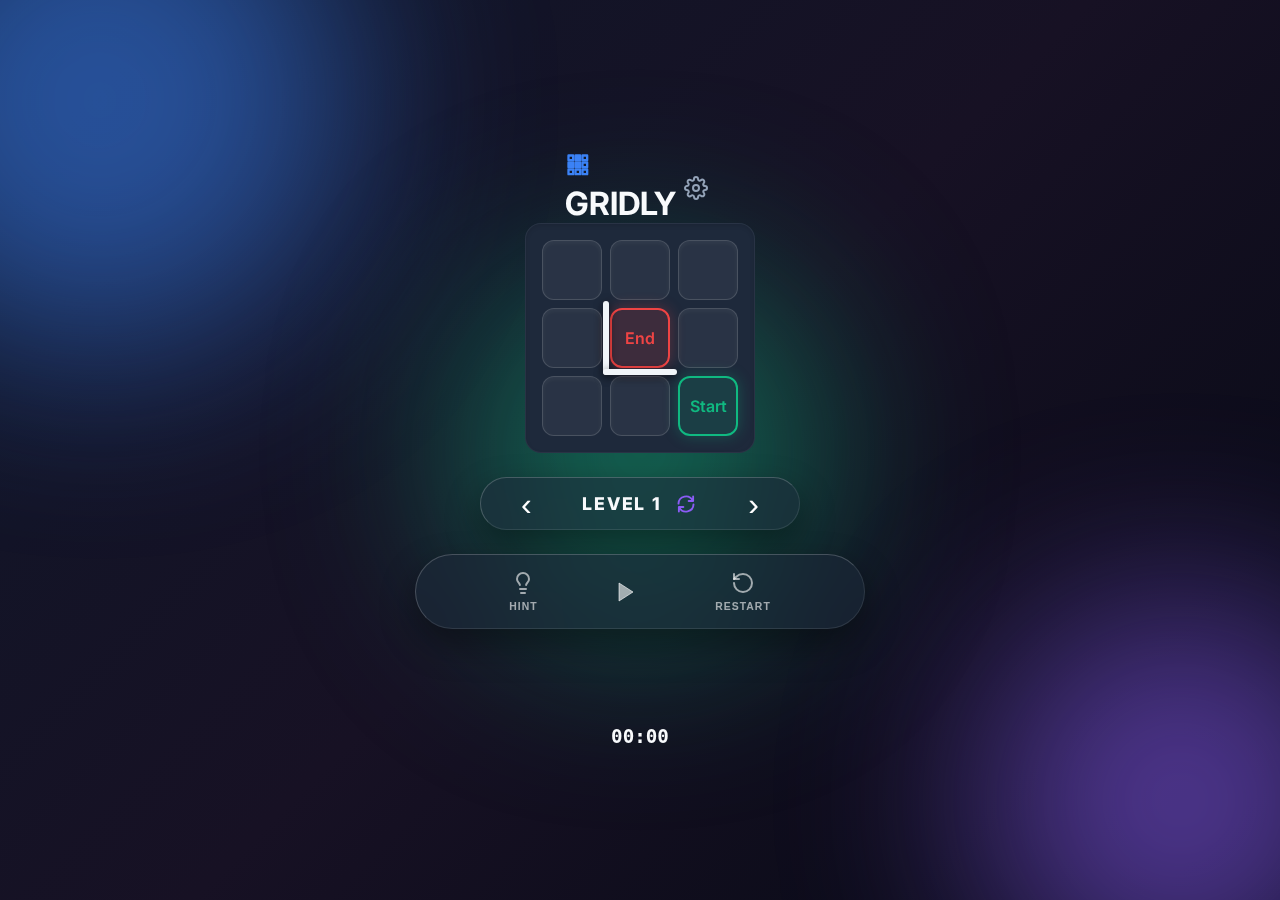
<file: grid/index.html>
<!DOCTYPE html>
<html lang="en">
<head>
    <meta charset="UTF-8">
    <meta name="viewport" content="width=device-width, initial-scale=1.0, maximum-scale=1.0, user-scalable=no">
    <title>Grid Puzzle Visualizer</title>
    <meta name="description" content="An interactive grid puzzle visualizer demonstrating a continuous continuous path solution.">
    <link href="https://fonts.googleapis.com/css2?family=Inter:wght@400;600;800&display=swap" rel="stylesheet">
    <link rel="stylesheet" href="style.css">
</head>
<body>
    <!-- Background Ambient Orbs to make Glassmorphism visible -->
    <div class="bg-shape shape-1"></div>
    <div class="bg-shape shape-2"></div>
    <div class="bg-shape shape-3"></div>

    <div class="app-container">
        <div class="top-nav">
            <div class="brand">
                <svg width="28" height="28" viewBox="0 0 24 24" fill="none" stroke="#3b82f6" stroke-width="2" stroke-linecap="round" stroke-linejoin="round">
                    <rect x="3" y="3" width="4" height="4"></rect>
                    <rect x="9" y="3" width="4" height="4" fill="#3b82f6"></rect>
                    <rect x="15" y="3" width="4" height="4"></rect>
                    <rect x="3" y="9" width="4" height="4" fill="#3b82f6"></rect>
                    <rect x="9" y="9" width="4" height="4" fill="#3b82f6"></rect>
                    <rect x="15" y="9" width="4" height="4"></rect>
                    <rect x="3" y="15" width="4" height="4"></rect>
                    <rect x="9" y="15" width="4" height="4"></rect>
                    <rect x="15" y="15" width="4" height="4"></rect>
                </svg>
                <div>
                    <h1>GRIDLY</h1>
                </div>
            </div>
            <button id="btn-upload-trigger" class="icon-btn tooltip" aria-label="Settings">
                <svg width="24" height="24" viewBox="0 0 24 24" fill="none" stroke="currentColor" stroke-width="2"><circle cx="12" cy="12" r="3"></circle><path d="M19.4 15a1.65 1.65 0 0 0 .33 1.82l.06.06a2 2 0 0 1 0 2.83 2 2 0 0 1-2.83 0l-.06-.06a1.65 1.65 0 0 0-1.82-.33 1.65 1.65 0 0 0-1 1.51V21a2 2 0 0 1-2 2 2 2 0 0 1-2-2v-.09A1.65 1.65 0 0 0 9 19.4a1.65 1.65 0 0 0-1.82.33l-.06.06a2 2 0 0 1-2.83 0 2 2 0 0 1 0-2.83l.06-.06a1.65 1.65 0 0 0 .33-1.82 1.65 1.65 0 0 0-1.51-1H3a2 2 0 0 1-2-2 2 2 0 0 1 2-2h.09A1.65 1.65 0 0 0 4.6 9a1.65 1.65 0 0 0-.33-1.82l-.06-.06a2 2 0 0 1 0-2.83 2 2 0 0 1 2.83 0l.06.06a1.65 1.65 0 0 0 1.82.33H9a1.65 1.65 0 0 0 1-1.51V3a2 2 0 0 1 2-2 2 2 0 0 1 2 2v.09a1.65 1.65 0 0 0 1 1.51 1.65 1.65 0 0 0 1.82-.33l.06-.06a2 2 0 0 1 2.83 0 2 2 0 0 1 0 2.83l-.06.06a1.65 1.65 0 0 0-.33 1.82V9a1.65 1.65 0 0 0 1.51 1H21a2 2 0 0 1 2 2 2 2 0 0 1-2 2h-.09a1.65 1.65 0 0 0-1.51 1z"></path></svg>
            </button>
            <input type="file" id="image-upload" accept="image/*" style="display: none;">
        </div>

        <main>
            <div class="grid-wrapper glass-panel">
                <div id="grid" class="grid">
                    <!-- Grid cells generated by JS -->
                </div>
                <svg id="path-overlay" class="path-overlay">
                    <path id="user-path" class="path-line" style="stroke: #3b82f6; opacity: 1; stroke-dasharray: none; stroke-dashoffset: 0;" d=""></path>
                    <path id="animated-path" class="path-line" d=""></path>
                    <circle id="runner" cx="0" cy="0" r="8" opacity="0"></circle>
                </svg>
            </div>

            <div class="level-selector glass-panel">
                <button id="btn-level-prev" class="nav-btn">&lsaquo;</button>
                <div class="level-info" style="display: flex; align-items: center; gap: 0.75rem;">
                    <span id="level-display">LEVEL 1</span>
                    <button id="btn-generate" class="icon-btn tooltip" aria-label="Regenerate Puzzle" style="padding: 0; width: 24px; height: 24px; color: var(--accent);">
                        <svg width="18" height="18" viewBox="0 0 24 24" fill="none" stroke="currentColor" stroke-width="2.5" stroke-linecap="round" stroke-linejoin="round"><path d="M21.5 2v6h-6M2.5 22v-6h6M2 11.5a10 10 0 0 1 18.8-4.3M22 12.5a10 10 0 0 1-18.8 4.3"/></svg>
                    </button>
                </div>
                <button id="btn-level-next" class="nav-btn">&rsaquo;</button>
            </div>

            <div class="floating-dock glass-panel">
                <button id="btn-hint" class="dock-btn" aria-label="Hint">
                    <svg width="24" height="24" viewBox="0 0 24 24" fill="none" stroke="currentColor" stroke-width="2" stroke-linecap="round" stroke-linejoin="round"><path d="M9 18h6"></path><path d="M10 22h4"></path><path d="M15.09 14c.18-.98.65-1.74 1.41-2.5A4.65 4.65 0 0 0 18 8 6 6 0 0 0 6 8c0 1 .23 2.23 1.5 3.5A4.61 4.61 0 0 1 8.91 14"></path></svg>
                    <span>Hint</span>
                </button>
                <button id="btn-play" class="dock-btn primary" aria-label="Play Solution">
                    <svg width="24" height="24" viewBox="0 0 24 24" fill="currentColor"><polygon points="5 3 19 12 5 21 5 3"></polygon></svg>
                </button>
                <button id="btn-reset" class="dock-btn" aria-label="Reset Grid">
                    <svg width="24" height="24" viewBox="0 0 24 24" fill="none" stroke="currentColor" stroke-width="2" stroke-linecap="round" stroke-linejoin="round"><path d="M3 12a9 9 0 1 0 9-9 9.75 9.75 0 0 0-6.74 2.74L3 8"></path><polyline points="3 3 3 8 8 8"></polyline></svg>
                    <span>Restart</span>
                </button>
            </div>
            
            <div id="status-message" style="text-align: center; font-weight: 800; font-size: 1.1rem; color: #FFD93D; margin-top: 1rem; height: 1.5rem;"></div>
            <div id="timer-display" style="text-align: center; font-weight: 600; font-size: 1.2rem; color: #f8fafc; margin-top: 0.5rem; font-family: monospace;">00:00</div>

            <canvas id="debug-canvas" style="display: none; max-width: 100%; width: 300px; border: 1px solid rgba(255,255,255,0.1); border-radius: 8px; margin-top: 2rem;"></canvas>
        </main>
    </div>
    
    <canvas id="confetti-canvas" style="position: fixed; top: 0; left: 0; width: 100%; height: 100%; pointer-events: none; z-index: 9999;"></canvas>
    
    <script src="script.js"></script>
</body>
</html>
</file>
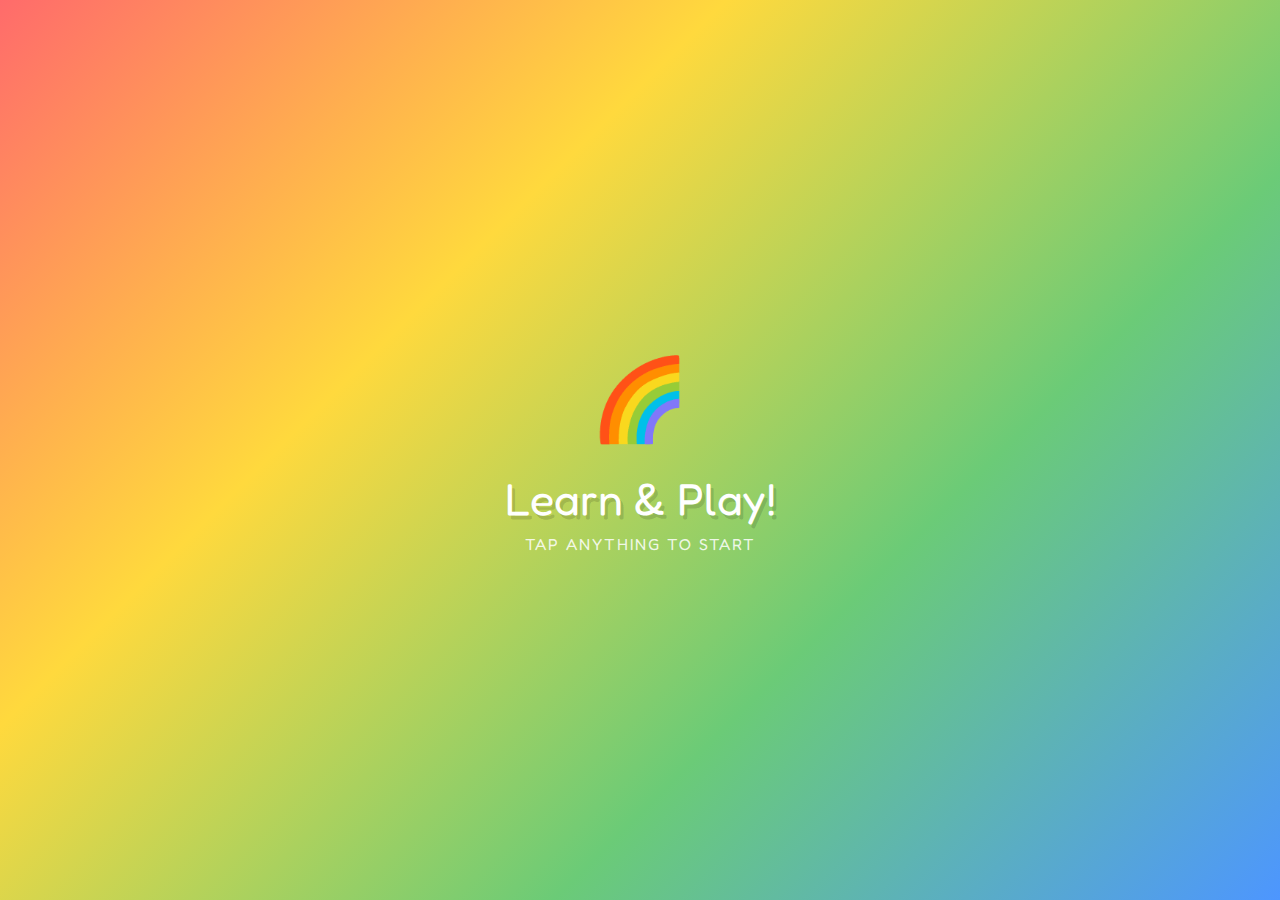
<file: kids/index.html>
<!DOCTYPE html>
<html lang="en">

<head>
  <meta charset="UTF-8">
  <meta name="viewport" content="width=device-width, initial-scale=1.0">
  <meta name="theme-color" content="#FF6B6B">
  <meta name="apple-mobile-web-app-capable" content="yes">
  <meta name="apple-mobile-web-app-status-bar-style" content="default">
  <meta name="apple-mobile-web-app-title" content="Learn & Play">
  <link rel="manifest" href="manifest.json">
  <title>Learn & Play! 🌈</title>
  <link href="https://fonts.googleapis.com/css2?family=Fredoka+One&family=Nunito:wght@400;700;900&display=swap"
    rel="stylesheet">
  <link rel="stylesheet" href="css/style.css">
</head>

<body>

  <!-- Splash Screen -->
  <div class="splash" id="splash">
    <span class="splash-emoji">🌈</span>
    <div class="splash-title">Learn & Play!</div>
    <div class="splash-sub">TAP ANYTHING TO START</div>
  </div>

  <header>
    <h1>🌈 Learn &amp; Play!</h1>
    <p>Tap anything to learn! 🎉</p>
  </header>

  <!-- Top Controls -->
  <div class="top-controls">
    <button class="btn-music off" id="btnMusic">🔇 Music: OFF</button>

    <div class="spell-toggle-wrap">
      <span>🔤 Spelling</span>
      <label class="toggle-switch">
        <input type="checkbox" id="spellToggle" checked>
        <div class="toggle-track"></div>
        <div class="toggle-knob"></div>
      </label>
      <span id="spellLabel">ON</span>
    </div>
  </div>

  <!-- Tabs -->
  <div class="tabs">
    <button class="tab-btn active" data-tab="letters">🔤 Letters</button>
    <button class="tab-btn" data-tab="numbers">🔢 Numbers</button>
    <button class="tab-btn" data-tab="weekdays">📅 Weekdays</button>
    <button class="tab-btn" data-tab="months">🗓️ Months</button>
    <button class="tab-btn" data-tab="words">✏️ Words</button>
  </div>

  <!-- Letters -->
  <div class="section-panel active" id="panel-letters">
    <div class="section-header">
      <div class="section-title">🔤 A to Z</div>
      <button class="btn-read-all letters-color" id="readAll-letters">▶ Read All</button>
    </div>
    <div class="progress-wrap">
      <div class="progress-bar" id="prog-letters" style="width:0%"></div><span class="progress-label"
        id="progLabel-letters">0/26</span>
    </div>
    <div class="star-progress" id="starProg-letters">
      <span class="star-progress-label">0/26</span>
      <div class="star-track" id="starTrack-letters"></div>
    </div>
    <div class="progress-stars" id="stars-letters"></div>
    <div class="grid grid-letters" id="grid-letters"></div>
  </div>

  <!-- Numbers -->
  <div class="section-panel" id="panel-numbers">
    <div class="section-header">
      <div class="section-title">🔢 1 to 20</div>
      <div class="section-buttons">
        <button class="btn-read-all numbers-color" id="readAll-numbers">▶ Read All</button>
        <button class="btn-read-all numbers-color" id="btnNumQuiz">🎯 Quiz</button>
      </div>
    </div>
    <div class="progress-wrap">
      <div class="progress-bar" id="prog-numbers" style="width:0%"></div><span class="progress-label"
        id="progLabel-numbers">0/20</span>
    </div>
    <div class="star-progress" id="starProg-numbers">
      <span class="star-progress-label">0/20</span>
      <div class="star-track" id="starTrack-numbers"></div>
    </div>
    <div class="progress-stars" id="stars-numbers"></div>
    <div class="grid grid-numbers" id="grid-numbers"></div>
  </div>

  <!-- Weekdays -->
  <div class="section-panel" id="panel-weekdays">
    <div class="section-header">
      <div class="section-title">📅 Weekdays</div>
      <button class="btn-read-all weekdays-color" id="readAll-weekdays">▶ Read All</button>
    </div>
    <div class="progress-wrap">
      <div class="progress-bar" id="prog-weekdays" style="width:0%"></div><span class="progress-label"
        id="progLabel-weekdays">0/7</span>
    </div>
    <div class="star-progress" id="starProg-weekdays">
      <span class="star-progress-label">0/7</span>
      <div class="star-track" id="starTrack-weekdays"></div>
    </div>
    <div class="progress-stars" id="stars-weekdays"></div>
    <div class="grid grid-weekdays" id="grid-weekdays"></div>
  </div>

  <!-- Months -->
  <div class="section-panel" id="panel-months">
    <div class="section-header">
      <div class="section-title">🗓️ Months</div>
      <button class="btn-read-all months-color" id="readAll-months">▶ Read All</button>
    </div>
    <div class="progress-wrap">
      <div class="progress-bar" id="prog-months" style="width:0%"></div><span class="progress-label"
        id="progLabel-months">0/12</span>
    </div>
    <div class="star-progress" id="starProg-months">
      <span class="star-progress-label">0/12</span>
      <div class="star-track" id="starTrack-months"></div>
    </div>
    <div class="progress-stars" id="stars-months"></div>
    <div class="grid grid-months" id="grid-months"></div>
  </div>

  <!-- Words -->
  <div class="section-panel" id="panel-words">
    <div class="section-header">
      <div class="section-title">✏️ Word Families</div>
    </div>
    <div class="progress-wrap">
      <div class="progress-bar" id="prog-words" style="width:0%"></div><span class="progress-label"
        id="progLabel-words">0/10</span>
    </div>
    <div class="star-progress" id="starProg-words">
      <span class="star-progress-label">0/10</span>
      <div class="star-track" id="starTrack-words"></div>
    </div>
    <div class="progress-stars" id="stars-words"></div>
    <div class="grid grid-words" id="grid-words"></div>
  </div>

  <!-- Number Quiz Modal -->
  <div class="number-quiz-overlay" id="numberQuizOverlay">
    <div class="number-quiz-box">
      <div class="number-quiz-band"></div>
      <button class="btn-quiz-close" id="btnNumQuizClose">✕</button>
      <div class="num-quiz-progress">
        <div class="num-quiz-q-count" id="numQuizQCount">Q 1 / 30</div>
        <div class="num-quiz-score-badge">⭐ <span id="numQuizScore">0</span></div>
      </div>

      <div class="num-quiz-container">
        <div class="num-quiz-boxes">
          <div class="num-quiz-box-item" id="numQuizBox1">1</div>
          <div class="num-quiz-box-item" id="numQuizBox2">2</div>
          <div class="num-quiz-box-item" id="numQuizBox3">?</div>
        </div>
      </div>

      <input type="text" id="numQuizInput" class="num-quiz-input" placeholder="?" readonly>

      <div class="num-keypad">
        <button class="num-keypad-btn" data-digit="1">1</button>
        <button class="num-keypad-btn" data-digit="2">2</button>
        <button class="num-keypad-btn" data-digit="3">3</button>
        <button class="num-keypad-btn" data-digit="4">4</button>
        <button class="num-keypad-btn" data-digit="5">5</button>
        <button class="num-keypad-btn" data-digit="6">6</button>
        <button class="num-keypad-btn" data-digit="7">7</button>
        <button class="num-keypad-btn" data-digit="8">8</button>
        <button class="num-keypad-btn" data-digit="9">9</button>
        <button class="num-keypad-btn" data-digit="0">0</button>
        <button class="num-keypad-btn btn-clear" data-digit="clear">Clear</button>
        <button class="num-keypad-btn btn-submit" data-digit="submit">Go</button>
      </div>
    </div>
  </div>

  <!-- Word Detail Panel -->
  <div class="word-detail-overlay" id="wordDetailOverlay">
    <div class="word-detail-panel">
      <div class="word-detail-band"></div>
      <button class="btn-close" id="btnWordDetailClose">✕</button>
      <div class="word-family-title" id="wordFamilyTitle">-AT Words</div>
      <div class="word-cards-grid" id="wordCardsGrid"></div>
      <div class="quiz-divider">Quiz Time</div>
      <button class="btn-start-quiz" id="btnStartQuiz">🎯 Take the Quiz!</button>
    </div>
  </div>

  <!-- Quiz Overlay -->
  <div class="quiz-overlay" id="quizOverlay">
    <div class="quiz-box">
      <div class="quiz-band"></div>
      <button class="btn-quiz-close" id="btnQuizClose">✕</button>
      <div class="quiz-progress-row">
        <div class="quiz-q-count" id="quizQCount">Q 1 / 3</div>
        <div class="quiz-score-badge">⭐ <span id="quizScore">0</span></div>
      </div>
      <span class="quiz-emoji-big" id="quizEmoji">🐱</span>
      <div class="quiz-prompt">Which spelling is correct?</div>
      <button class="btn-quiz-speak" id="btnQuizSpeak" title="Hear the word">🔊</button>
      <div class="quiz-choices" id="quizChoices"></div>
    </div>
  </div>
  <div class="modal-overlay" id="modalOverlay">
    <div class="modal">
      <div class="modal-band" id="modalBand"></div>
      <button class="btn-close" id="btnClose">✕</button>
      <div class="modal-main-label" id="modalMain"></div>
      <div class="modal-word-label" id="modalWordLabel"></div>
      <div class="modal-emoji-sprite" id="modalEmoji"></div>
      <div class="count-grid" id="countGrid"></div>
      <button class="btn-speak" id="btnSpeak">🔊 Say It!</button>
      <div class="speaking-dots" id="speakDots"><span></span><span></span><span></span></div>
      <div class="nav-row">
        <button class="btn-nav btn-prev" id="btnPrev">◀</button>
        <div class="nav-counter" id="navCounter">1 / 26</div>
        <button class="btn-nav btn-next" id="btnNext">▶</button>
      </div>
    </div>
  </div>

  <!-- Well Done -->
  <div class="wellDone-overlay" id="wellDoneOverlay">
    <div class="wellDone-box">
      <span class="wellDone-emoji">🏆</span>
      <div class="wellDone-title">Amazing!</div>
      <div class="wellDone-sub" id="wellDoneSub">You finished all the Letters!</div>
      <button class="btn-wellDone-close" id="btnWellDoneClose">🎉 Yay! Let's Go!</button>
    </div>
  </div>

  <div class="confetti-container" id="confettiContainer"></div>

  <!-- Footer Note -->
  <footer class="site-footer">
    Handcrafted with ❤️ by <span class="footer-highlight">Shouryaa's Parents</span> &middot; &copy; <span
      id="current-year"></span> &middot; For little learners everywhere 🌈
  </footer>

  <script src="js/main.js"></script>
</body>

</html>
</file>
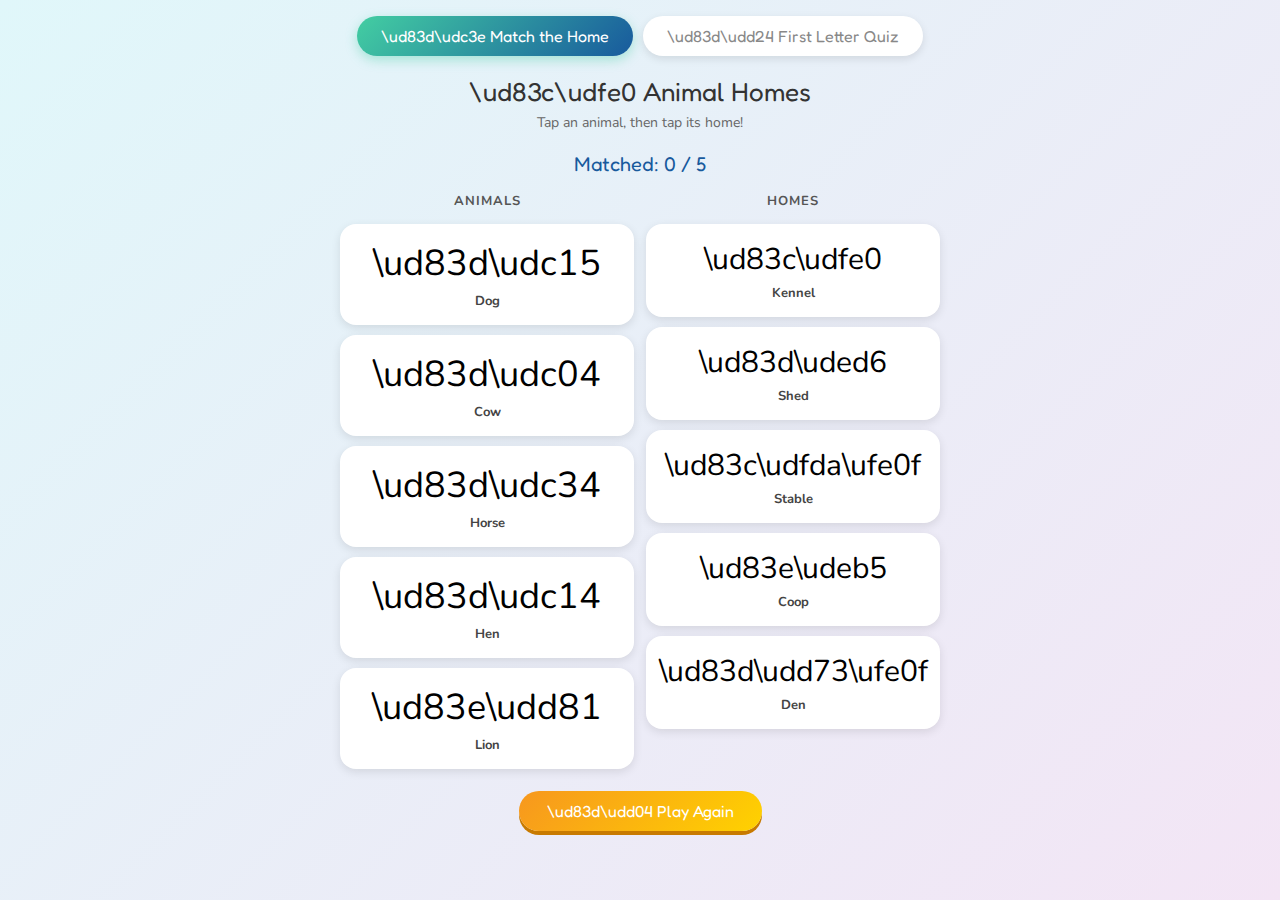
<file: kids/animal -quiz.html>
<!DOCTYPE html>
<html lang="en">
<head>
<meta charset="UTF-8"/>
<meta name="viewport" content="width=device-width, initial-scale=1.0"/>
<title>Animal Quiz</title>
<link href="https://fonts.googleapis.com/css2?family=Nunito:wght@700;900&family=Fredoka+One&display=swap" rel="stylesheet"/>
<style>
  *{box-sizing:border-box;margin:0;padding:0}
  body{
    font-family:'Nunito',sans-serif;
    background:linear-gradient(135deg,#e0f7fa,#f3e5f5);
    min-height:100vh;
    padding:16px;
  }

  /* TAB NAV */
  .tabs{display:flex;gap:10px;justify-content:center;margin-bottom:20px}
  .tab{
    padding:10px 24px;border:none;border-radius:30px;font-size:16px;
    font-family:'Fredoka One',cursive;cursor:pointer;transition:all .2s;
    background:#fff;color:#888;box-shadow:0 3px 8px rgba(0,0,0,.1);
  }
  .tab.active{background:linear-gradient(135deg,#43cea2,#185a9d);color:#fff;box-shadow:0 4px 12px rgba(67,206,162,.4)}

  .page{display:none}.page.active{display:block}

  /* SHARED */
  .game-title{
    text-align:center;font-family:'Fredoka One',cursive;font-size:26px;
    margin-bottom:6px;color:#333;
  }
  .game-sub{text-align:center;color:#666;margin-bottom:20px;font-size:14px}

  /* ===== GAME 1: MATCH ===== */
  .match-container{
    display:flex;gap:12px;justify-content:center;align-items:stretch;
    max-width:600px;margin:0 auto;flex-wrap:wrap;
  }
  .match-col{display:flex;flex-direction:column;gap:10px;flex:1;min-width:130px}
  .match-col h3{text-align:center;color:#555;font-size:13px;margin-bottom:4px;text-transform:uppercase;letter-spacing:1px}

  .animal-card,.home-card{
    border-radius:16px;padding:12px 8px;text-align:center;cursor:pointer;
    transition:all .25s;border:3px solid transparent;
    background:#fff;box-shadow:0 3px 10px rgba(0,0,0,.1);
  }
  .animal-card .icon{font-size:36px}
  .animal-card .name,.home-card .name{font-size:13px;font-weight:700;margin-top:4px;color:#444}
  .home-card .icon{font-size:30px}

  .animal-card.selected{border-color:#43cea2;background:#e8fdf6;transform:scale(1.05)}
  .animal-card.matched{border-color:#4CAF50;background:#e8f5e9;cursor:default;opacity:.75}
  .home-card.matched{border-color:#4CAF50;background:#e8f5e9;cursor:default;opacity:.75}
  .home-card.wrong{animation:shake .4s;border-color:#f44336}
  .home-card:hover:not(.matched){border-color:#43cea2}

  .connector-area{display:flex;align-items:center;justify-content:center;padding:0 4px}
  .connector-area svg{width:80px;height:100%}

  .score-bar{
    text-align:center;margin:16px auto;font-family:'Fredoka One',cursive;
    font-size:20px;color:#185a9d;
  }
  .reset-btn{
    display:block;margin:0 auto;padding:10px 28px;border:none;border-radius:30px;
    background:linear-gradient(135deg,#f7971e,#ffd200);color:#fff;
    font-family:'Fredoka One',cursive;font-size:16px;cursor:pointer;
    box-shadow:0 4px 0 #c87a00;transition:transform .1s;
  }
  .reset-btn:active{transform:translateY(2px);box-shadow:0 2px 0 #c87a00}

  /* ===== GAME 2: LETTER QUIZ ===== */
  .quiz-grid{
    display:grid;
    grid-template-columns:repeat(auto-fill,minmax(280px,1fr));
    gap:14px;max-width:700px;margin:0 auto;
  }
  .quiz-card{
    background:#fff;border-radius:18px;padding:14px;
    box-shadow:0 3px 10px rgba(0,0,0,.1);
    display:flex;align-items:center;gap:12px;
  }
  .quiz-card .animal-emoji{font-size:48px;min-width:56px;text-align:center}
  .quiz-card .animal-label{font-size:12px;color:#888;margin-top:2px;text-align:center}
  .options{display:flex;flex-wrap:wrap;gap:6px}
  .opt-btn{
    padding:6px 12px;border-radius:12px;border:2px solid #ddd;
    font-family:'Fredoka One',cursive;font-size:18px;cursor:pointer;
    background:#f9f9f9;transition:all .2s;color:#333;
  }
  .opt-btn:hover:not(:disabled){border-color:#43cea2;background:#e8fdf6}
  .opt-btn.correct{border-color:#4CAF50;background:#e8f5e9;color:#2e7d32}
  .opt-btn.wrong{border-color:#f44336;background:#ffebee;color:#c62828;animation:shake .4s}
  .opt-btn:disabled{cursor:default}

  .quiz-score{
    text-align:center;margin:16px auto 8px;font-family:'Fredoka One',cursive;
    font-size:20px;color:#185a9d;
  }

  @keyframes shake{
    0%,100%{transform:translateX(0)}
    20%{transform:translateX(-6px)}
    40%{transform:translateX(6px)}
    60%{transform:translateX(-4px)}
    80%{transform:translateX(4px)}
  }

  .congrats{
    display:none;text-align:center;padding:20px;
    font-family:'Fredoka One',cursive;font-size:24px;color:#4CAF50;
    animation:pop .4s ease;
  }
  @keyframes pop{from{transform:scale(.5);opacity:0}to{transform:scale(1);opacity:1}}
</style>
</head>
<body>

<!-- TABS -->
<div class="tabs">
  <button class="tab active" onclick="switchTab(0)">\ud83d\udc3e Match the Home</button>
  <button class="tab" onclick="switchTab(1)">\ud83d\udd24 First Letter Quiz</button>
</div>

<!-- PAGE 1: MATCH -->
<div class="page active" id="page0">
  <p class="game-title">\ud83c\udfe0 Animal Homes</p>
  <p class="game-sub">Tap an animal, then tap its home!</p>
  <div class="score-bar" id="match-score">Matched: 0 / 5</div>

  <div class="match-container">
    <div class="match-col">
      <h3>Animals</h3>
      <div class="animal-card" data-animal="Dog"   onclick="selectAnimal(this)"><div class="icon">\ud83d\udc15</div><div class="name">Dog</div></div>
      <div class="animal-card" data-animal="Cow"   onclick="selectAnimal(this)"><div class="icon">\ud83d\udc04</div><div class="name">Cow</div></div>
      <div class="animal-card" data-animal="Horse" onclick="selectAnimal(this)"><div class="icon">\ud83d\udc34</div><div class="name">Horse</div></div>
      <div class="animal-card" data-animal="Hen"   onclick="selectAnimal(this)"><div class="icon">\ud83d\udc14</div><div class="name">Hen</div></div>
      <div class="animal-card" data-animal="Lion"  onclick="selectAnimal(this)"><div class="icon">\ud83e\udd81</div><div class="name">Lion</div></div>
    </div>
    <div class="match-col">
      <h3>Homes</h3>
      <div class="home-card" data-home="Kennel"  onclick="selectHome(this)"><div class="icon">\ud83c\udfe0</div><div class="name">Kennel</div></div>
      <div class="home-card" data-home="Shed"    onclick="selectHome(this)"><div class="icon">\ud83d\uded6</div><div class="name">Shed</div></div>
      <div class="home-card" data-home="Stable"  onclick="selectHome(this)"><div class="icon">\ud83c\udfda\ufe0f</div><div class="name">Stable</div></div>
      <div class="home-card" data-home="Coop"    onclick="selectHome(this)"><div class="icon">\ud83e\udeb5</div><div class="name">Coop</div></div>
      <div class="home-card" data-home="Den"     onclick="selectHome(this)"><div class="icon">\ud83d\udd73\ufe0f</div><div class="name">Den</div></div>
    </div>
  </div>

  <div class="congrats" id="match-congrats">\ud83c\udf89 All Matched! Great Job! \ud83c\udf89</div>
  <br>
  <button class="reset-btn" onclick="resetMatch()">\ud83d\udd04 Play Again</button>
</div>

<!-- PAGE 2: LETTER QUIZ -->
<div class="page" id="page1">
  <p class="game-title">\ud83d\udd24 First Letter</p>
  <p class="game-sub">Tap the correct letter for each animal!</p>
  <div class="quiz-score" id="quiz-score">Score: 0 / 12</div>
  <div class="quiz-grid" id="quiz-grid"></div>
  <div class="congrats" id="quiz-congrats">\ud83c\udf1f Perfect Score! Amazing! \ud83c\udf1f</div>
  <br>
  <button class="reset-btn" onclick="resetQuiz()">\ud83d\udd04 Try Again</button>
</div>

<script>
// ===== TAB =====
function switchTab(n){
  document.querySelectorAll('.tab').forEach((t,i)=>t.classList.toggle('active',i===n));
  document.querySelectorAll('.page').forEach((p,i)=>p.classList.toggle('active',i===n));
}

// ===== GAME 1: MATCH =====
const correctPairs = {Dog:'Kennel', Cow:'Shed', Horse:'Stable', Hen:'Coop', Lion:'Den'};
let selectedAnimal = null;
let matchCount = 0;

function selectAnimal(el){
  if(el.classList.contains('matched')) return;
  document.querySelectorAll('.animal-card').forEach(c=>c.classList.remove('selected'));
  el.classList.add('selected');
  selectedAnimal = el;
  speak(el.dataset.animal);
}

function selectHome(el){
  if(!selectedAnimal) return;
  if(el.classList.contains('matched')) return;
  const animal = selectedAnimal.dataset.animal;
  const home   = el.dataset.home;
  if(correctPairs[animal] === home){
    el.classList.add('matched');
    selectedAnimal.classList.remove('selected');
    selectedAnimal.classList.add('matched');
    selectedAnimal = null;
    matchCount++;
    document.getElementById('match-score').textContent = `Matched: ${matchCount} / 5`;
    speak(home);
    if(matchCount===5){
      document.getElementById('match-congrats').style.display='block';
      speak("Excellent! All matched!");
    }
  } else {
    el.classList.add('wrong');
    setTimeout(()=>el.classList.remove('wrong'),500);
    speak("Try again!");
  }
}

function resetMatch(){
  selectedAnimal=null; matchCount=0;
  document.querySelectorAll('.animal-card,.home-card').forEach(c=>{
    c.classList.remove('matched','selected','wrong');
  });
  document.getElementById('match-score').textContent='Matched: 0 / 5';
  document.getElementById('match-congrats').style.display='none';
}

// ===== GAME 2: LETTER QUIZ =====
const animals = [
  {emoji:'\ud83d\udc14', name:'Hen',      letter:'H', opts:['Hh','Ss','Mm','Tt']},
  {emoji:'\ud83e\udd88', name:'Shark',    letter:'S', opts:['Pp','Ss','Gg','Rr']},
  {emoji:'\ud83d\udc2f', name:'Tiger',    letter:'T', opts:['Tt','Mm','Gg','Ee']},
  {emoji:'
</file>
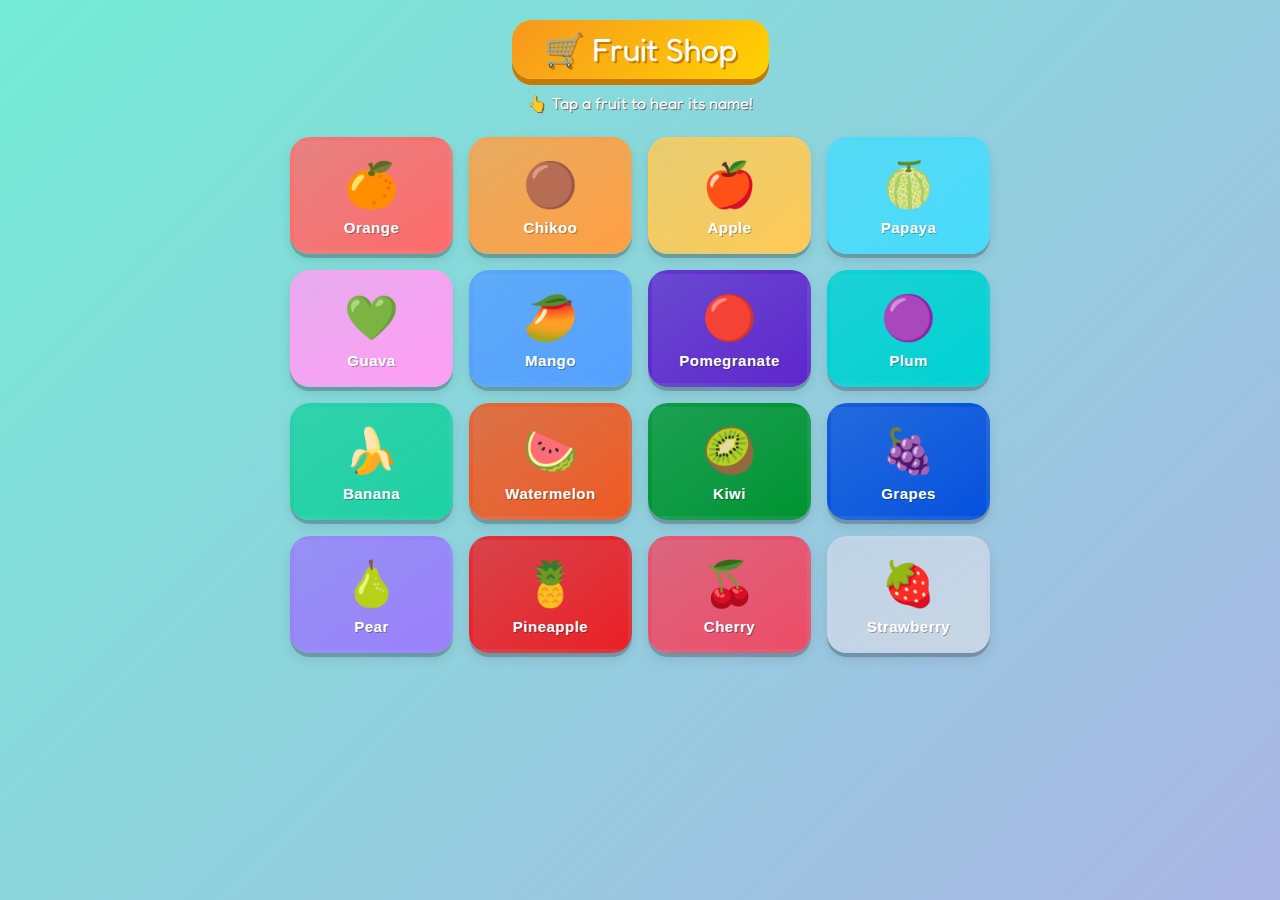
<file: kids/fruits.html>
<!DOCTYPE html>
<html lang="en">
<head>
  <meta charset="UTF-8" />
  <meta name="viewport" content="width=device-width, initial-scale=1.0"/>
  <title>Fruit Shop</title>
  <link href="https://fonts.googleapis.com/css2?family=Fredoka+One&display=swap" rel="stylesheet"/>
  <style>
    * { box-sizing: border-box; margin: 0; padding: 0; }

    body {
      min-height: 100vh;
      background: linear-gradient(135deg, #74ebd5 0%, #ACB6E5 100%);
      font-family: 'Fredoka One', 'Comic Sans MS', cursive;
      padding: 20px;
    }

    .header {
      text-align: center;
      margin-bottom: 24px;
    }

    .title-box {
      display: inline-block;
      background: linear-gradient(135deg, #f7971e, #ffd200);
      border-radius: 20px;
      padding: 10px 32px;
      box-shadow: 0 6px 0 #c87a00;
      margin-bottom: 8px;
    }

    .title-box span {
      font-size: 32px;
      color: #fff;
      text-shadow: 2px 2px 0 #c87a00;
    }

    .subtitle {
      color: #fff;
      font-size: 16px;
      text-shadow: 1px 1px 0 #666;
      margin-top: 6px;
    }

    .grid {
      display: grid;
      grid-template-columns: repeat(auto-fill, minmax(130px, 1fr));
      gap: 16px;
      max-width: 700px;
      margin: 0 auto;
    }

    .fruit-btn {
      border-radius: 20px;
      padding: 18px 10px 14px;
      cursor: pointer;
      transition: all 0.2s cubic-bezier(.34,1.56,.64,1);
      display: flex;
      flex-direction: column;
      align-items: center;
      gap: 8px;
      border: 4px solid transparent;
    }

    .fruit-btn:hover {
      transform: scale(1.05);
    }

    .fruit-btn.active {
      transform: scale(1.12) !important;
      background: #fff !important;
    }

    .emoji {
      font-size: 44px;
      transition: filter 0.2s;
    }

    .fruit-btn.active .emoji {
      filter: drop-shadow(0 0 8px orange);
      animation: bounce 0.4s infinite alternate;
    }

    .label {
      font-size: 15px;
      font-weight: bold;
      color: #fff;
      text-shadow: 1px 1px 0 rgba(0,0,0,0.3);
      letter-spacing: 0.5px;
    }

    .fruit-btn.active .label {
      text-shadow: none;
    }

    .speaker {
      font-size: 18px;
      display: none;
      animation: pulse 0.5s infinite alternate;
    }

    .fruit-btn.active .speaker {
      display: block;
    }

    @keyframes bounce {
      from { transform: translateY(0px); }
      to   { transform: translateY(-6px); }
    }

    @keyframes pulse {
      from { opacity: 0.6; transform: scale(0.9); }
      to   { opacity: 1;   transform: scale(1.1); }
    }
  </style>
</head>
<body>

  <div class="header">
    <div class="title-box">
      <span>🛒 Fruit Shop</span>
    </div>
    <p class="subtitle">👆 Tap a fruit to hear its name!</p>
  </div>

  <div class="grid" id="grid"></div>

  <script>
    const fruits = [
      { name: "Orange",      emoji: "🍊", color: "#FF6B6B" },
      { name: "Chikoo",      emoji: "🟤", color: "#FF9F43" },
      { name: "Apple",       emoji: "🍎", color: "#FECA57" },
      { name: "Papaya",      emoji: "🍈", color: "#48DBFB" },
      { name: "Guava",       emoji: "💚", color: "#FF9FF3" },
      { name: "Mango",       emoji: "🥭", color: "#54A0FF" },
      { name: "Pomegranate", emoji: "🔴", color: "#5F27CD" },
      { name: "Plum",        emoji: "🟣", color: "#00D2D3" },
      { name: "Banana",      emoji: "🍌", color: "#1DD1A1" },
      { name: "Watermelon",  emoji: "🍉", color: "#EE5A24" },
      { name: "Kiwi",        emoji: "🥝", color: "#009432" },
      { name: "Grapes",      emoji: "🍇", color: "#0652DD" },
      { name: "Pear",        emoji: "🍐", color: "#9980FA" },
      { name: "Pineapple",   emoji: "🍍", color: "#EA2027" },
      { name: "Cherry",      emoji: "🍒", color: "#ED4C67" },
      { name: "Strawberry",  emoji: "🍓", color: "#C8D6E5" },
    ];

    const grid = document.getElementById("grid");
    let activeBtn = null;

    fruits.forEach(fruit => {
      const btn = document.createElement("button");
      btn.className = "fruit-btn";
      btn.style.background = `linear-gradient(145deg, ${fruit.color}cc, ${fruit.color}ff)`;
      btn.style.boxShadow = `0 4px 0 rgba(0,0,0,0.2), 0 6px 12px rgba(0,0,0,0.1)`;

      btn.innerHTML = `
        <span class="emoji">${fruit.emoji}</span>
        <span class="label" style="color:#fff">${fruit.name}</span>
        <span class="speaker">🔊</span>
      `;

      btn.addEventListener("click", () => {
        if (!("speechSynthesis" in window)) {
          alert("Sorry, your browser doesn't support text-to-speech.");
          return;
        }

        window.speechSynthesis.cancel();

        // Reset previous
        if (activeBtn) {
          activeBtn.classList.remove("active");
          activeBtn.style.background = activeBtn._origBg;
          activeBtn.style.boxShadow = `0 4px 0 rgba(0,0,0,0.2), 0 6px 12px rgba(0,0,0,0.1)`;
          activeBtn.style.borderColor = "transparent";
          activeBtn.querySelector(".label").style.color = "#fff";
        }

        // Activate current
        btn._origBg = `linear-gradient(145deg, ${fruit.color}cc, ${fruit.color}ff)`;
        btn.classList.add("active");
        btn.style.background = "#fff";
        btn.style.borderColor = fruit.color;
        btn.style.boxShadow = `0 8px 0 ${fruit.color}, 0 12px 20px rgba(0,0,0,0.2)`;
        btn.querySelector(".label").style.color = fruit.color;
        activeBtn = btn;

        const utter = new SpeechSynthesisUtterance(fruit.name);
        utter.rate = 0.85;
        utter.pitch = 1.2;
        utter.onend = () => {
          btn.classList.remove("active");
          btn.style.background = `linear-gradient(145deg, ${fruit.color}cc, ${fruit.color}ff)`;
          btn.style.boxShadow = `0 4px 0 rgba(0,0,0,0.2), 0 6px 12px rgba(0,0,0,0.1)`;
          btn.style.borderColor = "transparent";
          btn.querySelector(".label").style.color = "#fff";
          activeBtn = null;
        };

        window.speechSynthesis.speak(utter);
      });

      grid.appendChild(btn);
    });
  </script>
</body>
</html>
</file>
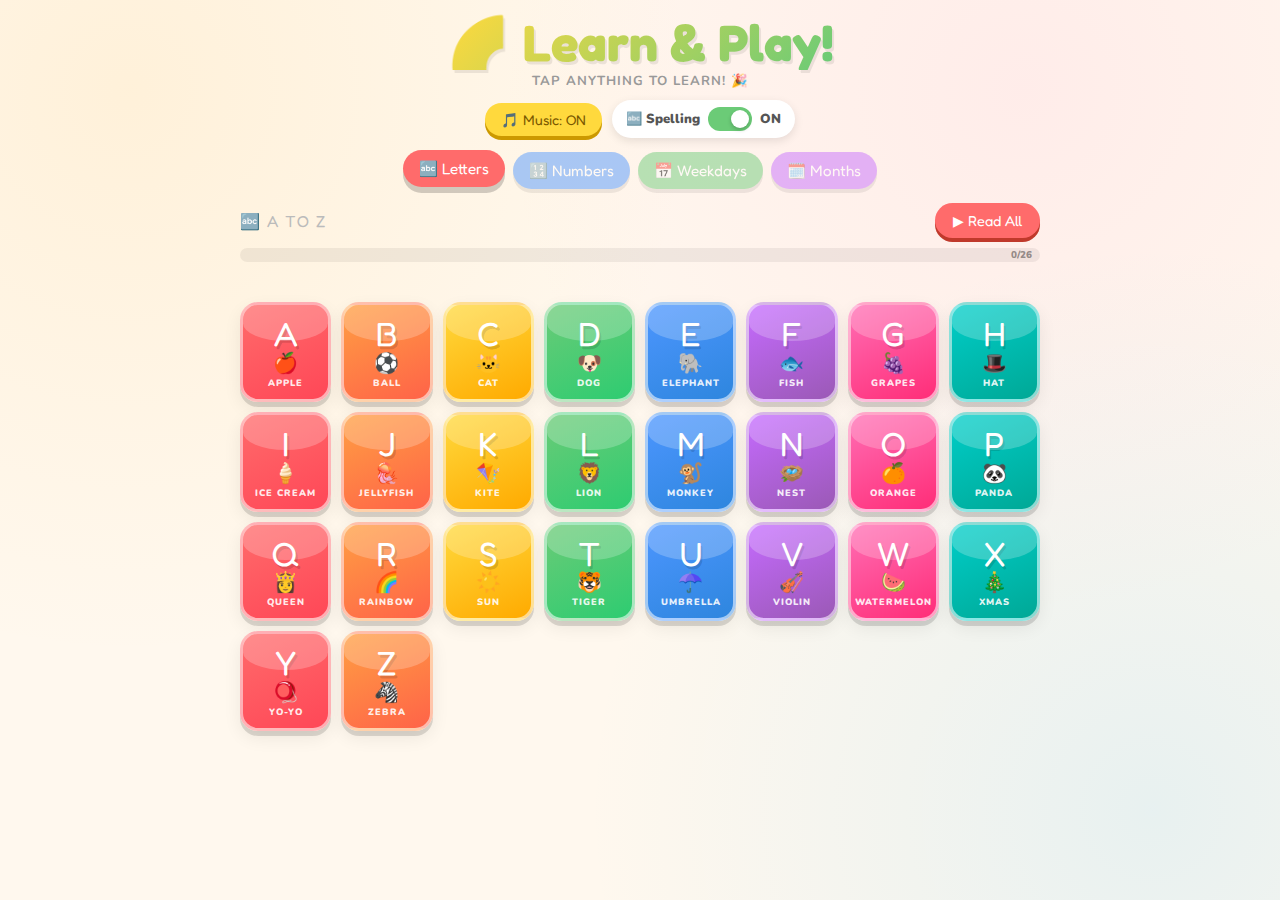
<file: kids/learn-and-play.html>
<!DOCTYPE html>
<html lang="en">
<head>
<meta charset="UTF-8">
<meta name="viewport" content="width=device-width, initial-scale=1.0">
<title>Learn & Play! 🌈</title>
<link href="https://fonts.googleapis.com/css2?family=Fredoka+One&family=Nunito:wght@400;700;900&display=swap" rel="stylesheet">
<style>
  *, *::before, *::after { box-sizing: border-box; margin: 0; padding: 0; }

  :root {
    --bg: #FFF8EE;
    --tab-letters:  #FF6B6B;
    --tab-numbers:  #4D96FF;
    --tab-weekdays: #6BCB77;
    --tab-months:   #C56BFF;
  }

  body {
    font-family: 'Nunito', sans-serif;
    background: var(--bg);
    min-height: 100vh;
    padding: 14px 12px 30px;
    background-image:
      radial-gradient(circle at 10% 10%, rgba(255,200,100,0.15) 0%, transparent 40%),
      radial-gradient(circle at 90% 90%, rgba(100,200,255,0.15) 0%, transparent 40%),
      radial-gradient(circle at 80% 10%, rgba(255,150,200,0.12) 0%, transparent 40%);
  }

  /* ── Header ── */
  header {
    text-align: center;
    margin-bottom: 10px;
    position: relative;
  }
  header h1 {
    font-family: 'Fredoka One', cursive;
    font-size: clamp(2rem, 7vw, 3.2rem);
    background: linear-gradient(135deg, #FF6B6B, #FFD93D, #6BCB77, #4D96FF);
    -webkit-background-clip: text;
    -webkit-text-fill-color: transparent;
    background-clip: text;
    filter: drop-shadow(2px 3px 0 rgba(0,0,0,0.08));
    line-height: 1.1;
  }
  header p {
    font-size: 0.82rem;
    color: #999;
    margin-top: 2px;
    font-weight: 700;
    letter-spacing: 1px;
    text-transform: uppercase;
  }

  /* ── Top Controls Bar ── */
  .top-controls {
    display: flex;
    justify-content: center;
    align-items: center;
    gap: 10px;
    margin-bottom: 14px;
    flex-wrap: wrap;
  }

  /* Music toggle */
  .btn-music {
    font-family: 'Fredoka One', cursive;
    font-size: 0.88rem;
    border: none;
    border-radius: 50px;
    padding: 8px 16px;
    cursor: pointer;
    background: #FFD93D;
    color: #7a5800;
    box-shadow: 0 4px 0 #cc9900;
    transition: transform 0.1s, box-shadow 0.1s, background 0.2s;
    display: flex; align-items: center; gap: 6px;
  }
  .btn-music:active { transform: translateY(3px); box-shadow: 0 1px 0 #cc9900; }
  .btn-music.on  { background: #FFD93D; }
  .btn-music.off { background: #ddd; color: #888; box-shadow: 0 4px 0 #aaa; }

  /* Spell-out toggle */
  .spell-toggle-wrap {
    display: flex;
    align-items: center;
    gap: 8px;
    background: #fff;
    border-radius: 50px;
    padding: 7px 14px;
    box-shadow: 0 3px 10px rgba(0,0,0,0.1);
    font-size: 0.82rem;
    font-weight: 900;
    color: #555;
  }
  .spell-toggle-wrap span { white-space: nowrap; }

  .toggle-switch {
    position: relative;
    width: 44px; height: 24px;
    cursor: pointer;
  }
  .toggle-switch input { display: none; }
  .toggle-track {
    position: absolute;
    inset: 0;
    background: #ddd;
    border-radius: 50px;
    transition: background 0.2s;
  }
  .toggle-switch input:checked + .toggle-track { background: #6BCB77; }
  .toggle-knob {
    position: absolute;
    top: 3px; left: 3px;
    width: 18px; height: 18px;
    background: #fff;
    border-radius: 50%;
    box-shadow: 0 2px 4px rgba(0,0,0,0.2);
    transition: transform 0.2s;
  }
  .toggle-switch input:checked ~ .toggle-knob { transform: translateX(20px); }

  /* ── Tab Bar ── */
  .tabs {
    display: flex;
    gap: 8px;
    justify-content: center;
    flex-wrap: wrap;
    margin-bottom: 14px;
  }
  .tab-btn {
    font-family: 'Fredoka One', cursive;
    font-size: clamp(0.78rem, 2.2vw, 0.95rem);
    border: none;
    border-radius: 50px;
    padding: 9px 16px;
    cursor: pointer;
    color: #fff;
    opacity: 0.48;
    box-shadow: 0 4px 0 rgba(0,0,0,0.15);
    transition: opacity 0.15s, transform 0.15s, box-shadow 0.15s;
  }
  .tab-btn:hover  { opacity: 0.72; }
  .tab-btn.active { opacity: 1; transform: translateY(-2px); box-shadow: 0 6px 0 rgba(0,0,0,0.18); }
  .tab-btn[data-tab="letters"]  { background: var(--tab-letters); }
  .tab-btn[data-tab="numbers"]  { background: var(--tab-numbers); }
  .tab-btn[data-tab="weekdays"] { background: var(--tab-weekdays); }
  .tab-btn[data-tab="months"]   { background: var(--tab-months); }

  /* ── Section ── */
  .section-panel { display: none; }
  .section-panel.active { display: block; }

  /* Section top row: title + Read All + progress */
  .section-header {
    max-width: 800px;
    margin: 0 auto 10px;
    display: flex;
    align-items: center;
    justify-content: space-between;
    flex-wrap: wrap;
    gap: 8px;
  }
  .section-title {
    font-family: 'Fredoka One', cursive;
    font-size: 1rem;
    color: #bbb;
    letter-spacing: 1.5px;
    text-transform: uppercase;
  }

  /* Read All button */
  .btn-read-all {
    font-family: 'Fredoka One', cursive;
    font-size: 0.9rem;
    border: none;
    border-radius: 50px;
    padding: 9px 18px;
    cursor: pointer;
    color: #fff;
    box-shadow: 0 4px 0 rgba(0,0,0,0.2);
    display: flex; align-items: center; gap: 6px;
    transition: transform 0.1s, box-shadow 0.1s;
  }
  .btn-read-all:hover  { transform: translateY(-2px); box-shadow: 0 6px 0 rgba(0,0,0,0.2); }
  .btn-read-all:active { transform: translateY(2px);  box-shadow: 0 2px 0 rgba(0,0,0,0.2); }
  .btn-read-all.letters-color  { background: var(--tab-letters);  box-shadow: 0 4px 0 #c0392b; }
  .btn-read-all.numbers-color  { background: var(--tab-numbers);  box-shadow: 0 4px 0 #1a6bbf; }
  .btn-read-all.weekdays-color { background: var(--tab-weekdays); box-shadow: 0 4px 0 #1e8449; }
  .btn-read-all.months-color   { background: var(--tab-months);   box-shadow: 0 4px 0 #7d3c98; }
  .btn-read-all.stop { background: #FF4757 !important; box-shadow: 0 4px 0 #c0392b !important; }

  /* Progress bar */
  .progress-wrap {
    max-width: 800px;
    margin: 0 auto 12px;
    background: rgba(0,0,0,0.06);
    border-radius: 50px;
    height: 14px;
    overflow: hidden;
    position: relative;
  }
  .progress-bar {
    height: 100%;
    border-radius: 50px;
    transition: width 0.4s ease;
    background: linear-gradient(90deg, #FFD93D, #FF6B6B);
    min-width: 0;
  }
  .progress-label {
    position: absolute;
    right: 8px; top: 0;
    font-size: 0.62rem;
    font-weight: 900;
    color: rgba(0,0,0,0.4);
    line-height: 14px;
  }
  .progress-stars {
    max-width: 800px;
    margin: 0 auto 10px;
    text-align: right;
    font-size: 0.75rem;
    color: #FFD93D;
    font-weight: 900;
    letter-spacing: 1px;
    min-height: 18px;
  }

  /* ── Grids ── */
  .grid {
    display: grid;
    gap: 10px;
    max-width: 800px;
    margin: 0 auto;
  }
  .grid-letters  { grid-template-columns: repeat(auto-fill, minmax(82px,  1fr)); }
  .grid-numbers  { grid-template-columns: repeat(auto-fill, minmax(90px,  1fr)); }
  .grid-weekdays { grid-template-columns: repeat(auto-fill, minmax(110px, 1fr)); }
  .grid-months   { grid-template-columns: repeat(auto-fill, minmax(110px, 1fr)); }

  /* ── Tiles ── */
  .tile {
    border-radius: 18px;
    padding: 12px 6px 10px;
    cursor: pointer;
    display: flex;
    flex-direction: column;
    align-items: center;
    justify-content: center;
    gap: 3px;
    border: 3px solid rgba(255,255,255,0.55);
    box-shadow: 0 5px 0 rgba(0,0,0,0.13), 0 7px 18px rgba(0,0,0,0.07);
    transition: transform 0.12s, box-shadow 0.12s, outline 0.1s;
    user-select: none;
    position: relative;
    overflow: hidden;
  }
  .tile::before {
    content: '';
    position: absolute;
    top: 0; left: 0; right: 0;
    height: 38%;
    background: rgba(255,255,255,0.22);
    border-radius: 15px 15px 60% 60%;
  }
  .tile:hover  { transform: translateY(-4px) scale(1.05); box-shadow: 0 9px 0 rgba(0,0,0,0.13), 0 14px 24px rgba(0,0,0,0.1); }
  .tile:active { transform: translateY(2px) scale(0.97); box-shadow: 0 2px 0 rgba(0,0,0,0.12); }

  /* Highlighted tile during Read All */
  .tile.reading {
    outline: 4px solid #FFD93D;
    outline-offset: 2px;
    transform: translateY(-5px) scale(1.08) !important;
    box-shadow: 0 10px 0 rgba(0,0,0,0.13), 0 16px 30px rgba(255,215,0,0.3) !important;
    z-index: 2;
  }

  /* Visited tile tick */
  .tile.visited::after {
    content: '✓';
    position: absolute;
    top: 5px; right: 7px;
    font-size: 0.65rem;
    font-weight: 900;
    color: rgba(255,255,255,0.9);
    background: rgba(0,0,0,0.18);
    border-radius: 50%;
    width: 16px; height: 16px;
    display: flex; align-items: center; justify-content: center;
    line-height: 16px;
    text-align: center;
  }

  .tile .t-main  { font-family: 'Fredoka One', cursive; font-size: 2.1rem; color:#fff; text-shadow: 2px 3px 0 rgba(0,0,0,0.14); line-height:1; }
  .tile .t-emoji { font-size: 1.25rem; line-height: 1; }
  .tile .t-sub   { font-size: 0.58rem; font-weight:900; color:rgba(255,255,255,0.88); text-transform:uppercase; letter-spacing:1px; }

  .col-red    { background: linear-gradient(155deg,#FF6B6B,#FF4757); }
  .col-orange { background: linear-gradient(155deg,#FF9F43,#FF6348); }
  .col-yellow { background: linear-gradient(155deg,#FFD93D,#FFAA00); }
  .col-green  { background: linear-gradient(155deg,#6BCB77,#2ECC71); }
  .col-blue   { background: linear-gradient(155deg,#4D96FF,#2E86DE); }
  .col-purple { background: linear-gradient(155deg,#C56BFF,#9B59B6); }
  .col-pink   { background: linear-gradient(155deg,#FF6EB4,#FF2D78); }
  .col-teal   { background: linear-gradient(155deg,#00CEC9,#00A896); }

  /* ── Modal ── */
  .modal-overlay {
    position: fixed;
    inset: 0;
    background: rgba(0,0,0,0.5);
    backdrop-filter: blur(6px);
    display: flex;
    align-items: center;
    justify-content: center;
    z-index: 100;
    opacity: 0;
    pointer-events: none;
    transition: opacity 0.22s ease;
    padding: 16px;
  }
  .modal-overlay.active { opacity: 1; pointer-events: all; }

  .modal {
    background: #fff;
    border-radius: 30px;
    padding: 26px 22px 22px;
    width: 100%;
    max-width: 400px;
    text-align: center;
    position: relative;
    box-shadow: 0 24px 60px rgba(0,0,0,0.22);
    transform: scale(0.85) translateY(20px);
    transition: transform 0.3s cubic-bezier(0.34,1.56,0.64,1);
    max-height: 92vh;
    overflow-y: auto;
  }
  .modal-overlay.active .modal { transform: scale(1) translateY(0); }

  .modal-band { position: absolute; top: 0; left: 0; right: 0; height: 8px; border-radius: 28px 28px 0 0; }

  .btn-close {
    position: absolute; top: 13px; right: 13px;
    width: 36px; height: 36px;
    border-radius: 50%; border: none;
    background: #F0F0F0; font-size: 1.1rem; cursor: pointer;
    display: flex; align-items: center; justify-content: center;
    transition: background 0.15s, transform 0.15s;
    color: #555; font-weight: 900;
  }
  .btn-close:hover { background: #FFD93D; transform: scale(1.1) rotate(90deg); }

  .modal-main-label {
    font-family: 'Fredoka One', cursive;
    font-size: 5rem; line-height: 1; margin-top: 10px;
    background: linear-gradient(135deg,#FF6B6B,#4D96FF);
    -webkit-background-clip: text; -webkit-text-fill-color: transparent; background-clip: text;
    filter: drop-shadow(3px 4px 0 rgba(0,0,0,0.07));
  }
  .modal-word-label {
    font-family: 'Fredoka One', cursive;
    font-size: 1.55rem; color: #444; letter-spacing: 3px; margin: 4px 0 8px;
  }
  .modal-emoji-sprite {
    font-size: 5rem; line-height: 1; margin: 4px 0 8px; display: block;
    animation: popIn 0.45s cubic-bezier(0.34,1.56,0.64,1);
  }
  .count-grid {
    display: flex; flex-wrap: wrap; justify-content: center; align-items: center;
    gap: 4px; margin: 6px auto 10px; max-width: 320px; min-height: 60px;
  }

  @keyframes popIn {
    0%   { transform: scale(0.5) translateY(16px); opacity: 0; }
    100% { transform: scale(1) translateY(0); opacity: 1; }
  }

  .btn-speak {
    background: linear-gradient(135deg,#6BCB77,#2ECC71);
    color: #fff; border: none; border-radius: 50px;
    padding: 11px 26px;
    font-family: 'Fredoka One', cursive; font-size: 1.05rem;
    cursor: pointer; display: inline-flex; align-items: center; gap: 8px;
    box-shadow: 0 5px 0 #1aab53, 0 7px 14px rgba(0,0,0,0.13);
    transition: transform 0.1s, box-shadow 0.1s; margin-bottom: 16px;
  }
  .btn-speak:hover  { transform: translateY(-2px); box-shadow: 0 7px 0 #1aab53, 0 10px 20px rgba(0,0,0,0.13); }
  .btn-speak:active { transform: translateY(3px);  box-shadow: 0 2px 0 #1aab53; }
  .btn-speak.speaking { background: linear-gradient(135deg,#FFD93D,#FFAA00); box-shadow: 0 5px 0 #cc8800, 0 7px 14px rgba(0,0,0,0.13); }

  .speaking-dots { display:none; justify-content:center; gap:5px; margin-top:2px; height:14px; margin-bottom:10px; }
  .speaking-dots.visible { display:flex; }
  .speaking-dots span { width:8px; height:8px; border-radius:50%; background:#6BCB77; animation: dotBounce 0.6s infinite alternate; }
  .speaking-dots span:nth-child(2) { animation-delay:0.2s; }
  .speaking-dots span:nth-child(3) { animation-delay:0.4s; }
  @keyframes dotBounce {
    from { transform:translateY(0); opacity:0.5; }
    to   { transform:translateY(-6px); opacity:1; }
  }

  .nav-row { display:flex; align-items:center; justify-content:center; gap:14px; }
  .btn-nav {
    width:50px; height:50px; border-radius:50%; border:none;
    font-size:1.4rem; cursor:pointer;
    display:flex; align-items:center; justify-content:center;
    box-shadow: 0 4px 0 rgba(0,0,0,0.15);
    transition: transform 0.1s, box-shadow 0.1s; font-weight:900; color:#fff;
  }
  .btn-nav:hover  { transform:scale(1.1); }
  .btn-nav:active { transform:scale(0.95); box-shadow: 0 1px 0 rgba(0,0,0,0.15); }
  .btn-prev { background:#4D96FF; }
  .btn-next { background:#FF6B6B; }
  .nav-counter { font-family:'Fredoka One',cursive; font-size:0.95rem; color:#bbb; min-width:55px; }

  /* ── Well Done Screen ── */
  .wellDone-overlay {
    position: fixed; inset: 0;
    background: rgba(0,0,0,0.7);
    backdrop-filter: blur(8px);
    display: flex; align-items: center; justify-content: center;
    z-index: 200;
    opacity: 0; pointer-events: none;
    transition: opacity 0.3s;
    padding: 20px;
  }
  .wellDone-overlay.active { opacity: 1; pointer-events: all; }

  .wellDone-box {
    background: #fff;
    border-radius: 36px;
    padding: 40px 30px 32px;
    text-align: center;
    max-width: 380px; width: 100%;
    box-shadow: 0 30px 80px rgba(0,0,0,0.3);
    transform: scale(0.7);
    transition: transform 0.4s cubic-bezier(0.34,1.56,0.64,1);
  }
  .wellDone-overlay.active .wellDone-box { transform: scale(1); }

  .wellDone-emoji { font-size: 5rem; line-height: 1; margin-bottom: 12px; display: block;
    animation: spinBounce 0.6s cubic-bezier(0.34,1.56,0.64,1); }
  @keyframes spinBounce {
    0%   { transform: scale(0) rotate(-180deg); }
    100% { transform: scale(1) rotate(0deg); }
  }
  .wellDone-title {
    font-family: 'Fredoka One', cursive;
    font-size: 2.8rem;
    background: linear-gradient(135deg,#FF6B6B,#FFD93D,#6BCB77,#4D96FF);
    -webkit-background-clip: text; -webkit-text-fill-color: transparent; background-clip: text;
    margin-bottom: 8px;
  }
  .wellDone-sub {
    font-family: 'Fredoka One', cursive;
    font-size: 1.1rem; color: #aaa; margin-bottom: 24px; letter-spacing: 1px;
  }
  .btn-wellDone-close {
    font-family: 'Fredoka One', cursive;
    font-size: 1.1rem; border: none; border-radius: 50px;
    padding: 12px 32px; cursor: pointer;
    background: linear-gradient(135deg,#6BCB77,#2ECC71);
    color: #fff; box-shadow: 0 5px 0 #1aab53;
    transition: transform 0.1s;
  }
  .btn-wellDone-close:hover { transform: translateY(-2px); }

  /* ── Confetti ── */
  .confetti-container { position:fixed; inset:0; pointer-events:none; z-index:999; overflow:hidden; }
  .confetti-piece {
    position:absolute; border-radius:2px;
    animation: confettiFall 1.8s ease forwards;
  }
  @keyframes confettiFall {
    0%   { transform:translateY(-20px) rotate(0deg);  opacity:1; }
    100% { transform:translateY(105vh) rotate(720deg); opacity:0; }
  }
</style>
</head>
<body>

<header>
  <h1>🌈 Learn &amp; Play!</h1>
  <p>Tap anything to learn! 🎉</p>
</header>

<!-- Top Controls -->
<div class="top-controls">
  <button class="btn-music on" id="btnMusic">🎵 Music: ON</button>

  <div class="spell-toggle-wrap">
    <span>🔤 Spelling</span>
    <label class="toggle-switch">
      <input type="checkbox" id="spellToggle" checked>
      <div class="toggle-track"></div>
      <div class="toggle-knob"></div>
    </label>
    <span id="spellLabel">ON</span>
  </div>
</div>

<!-- Tabs -->
<div class="tabs">
  <button class="tab-btn active" data-tab="letters">🔤 Letters</button>
  <button class="tab-btn"        data-tab="numbers">🔢 Numbers</button>
  <button class="tab-btn"        data-tab="weekdays">📅 Weekdays</button>
  <button class="tab-btn"        data-tab="months">🗓️ Months</button>
</div>

<!-- Letters -->
<div class="section-panel active" id="panel-letters">
  <div class="section-header">
    <div class="section-title">🔤 A to Z</div>
    <button class="btn-read-all letters-color" id="readAll-letters">▶ Read All</button>
  </div>
  <div class="progress-wrap"><div class="progress-bar" id="prog-letters" style="width:0%"></div><span class="progress-label" id="progLabel-letters">0/26</span></div>
  <div class="progress-stars" id="stars-letters"></div>
  <div class="grid grid-letters" id="grid-letters"></div>
</div>

<!-- Numbers -->
<div class="section-panel" id="panel-numbers">
  <div class="section-header">
    <div class="section-title">🔢 1 to 20</div>
    <button class="btn-read-all numbers-color" id="readAll-numbers">▶ Read All</button>
  </div>
  <div class="progress-wrap"><div class="progress-bar" id="prog-numbers" style="width:0%"></div><span class="progress-label" id="progLabel-numbers">0/20</span></div>
  <div class="progress-stars" id="stars-numbers"></div>
  <div class="grid grid-numbers" id="grid-numbers"></div>
</div>

<!-- Weekdays -->
<div class="section-panel" id="panel-weekdays">
  <div class="section-header">
    <div class="section-title">📅 Weekdays</div>
    <button class="btn-read-all weekdays-color" id="readAll-weekdays">▶ Read All</button>
  </div>
  <div class="progress-wrap"><div class="progress-bar" id="prog-weekdays" style="width:0%"></div><span class="progress-label" id="progLabel-weekdays">0/7</span></div>
  <div class="progress-stars" id="stars-weekdays"></div>
  <div class="grid grid-weekdays" id="grid-weekdays"></div>
</div>

<!-- Months -->
<div class="section-panel" id="panel-months">
  <div class="section-header">
    <div class="section-title">🗓️ Months</div>
    <button class="btn-read-all months-color" id="readAll-months">▶ Read All</button>
  </div>
  <div class="progress-wrap"><div class="progress-bar" id="prog-months" style="width:0%"></div><span class="progress-label" id="progLabel-months">0/12</span></div>
  <div class="progress-stars" id="stars-months"></div>
  <div class="grid grid-months" id="grid-months"></div>
</div>

<!-- Modal -->
<div class="modal-overlay" id="modalOverlay">
  <div class="modal">
    <div class="modal-band" id="modalBand"></div>
    <button class="btn-close" id="btnClose">✕</button>
    <div class="modal-main-label" id="modalMain"></div>
    <div class="modal-word-label" id="modalWordLabel"></div>
    <div class="modal-emoji-sprite" id="modalEmoji"></div>
    <div class="count-grid" id="countGrid"></div>
    <button class="btn-speak" id="btnSpeak">🔊 Say It!</button>
    <div class="speaking-dots" id="speakDots"><span></span><span></span><span></span></div>
    <div class="nav-row">
      <button class="btn-nav btn-prev" id="btnPrev">◀</button>
      <div class="nav-counter" id="navCounter">1 / 26</div>
      <button class="btn-nav btn-next" id="btnNext">▶</button>
    </div>
  </div>
</div>

<!-- Well Done -->
<div class="wellDone-overlay" id="wellDoneOverlay">
  <div class="wellDone-box">
    <span class="wellDone-emoji">🏆</span>
    <div class="wellDone-title">Amazing!</div>
    <div class="wellDone-sub" id="wellDoneSub">You finished all the Letters!</div>
    <button class="btn-wellDone-close" id="btnWellDoneClose">🎉 Yay! Let's Go!</button>
  </div>
</div>

<div class="confetti-container" id="confettiContainer"></div>

<script>
// ══════════════════════════════════════════════════════
//  DATA
// ══════════════════════════════════════════════════════
const LETTERS = [
  {letter:'A',emoji:'🍎',word:'Apple'},
  {letter:'B',emoji:'⚽',word:'Ball'},
  {letter:'C',emoji:'🐱',word:'Cat'},
  {letter:'D',emoji:'🐶',word:'Dog'},
  {letter:'E',emoji:'🐘',word:'Elephant'},
  {letter:'F',emoji:'🐟',word:'Fish'},
  {letter:'G',emoji:'🍇',word:'Grapes'},
  {letter:'H',emoji:'🎩',word:'Hat'},
  {letter:'I',emoji:'🍦',word:'Ice Cream'},
  {letter:'J',emoji:'🪼',word:'Jellyfish'},
  {letter:'K',emoji:'🪁',word:'Kite'},
  {letter:'L',emoji:'🦁',word:'Lion'},
  {letter:'M',emoji:'🐒',word:'Monkey'},
  {letter:'N',emoji:'🪺',word:'Nest'},
  {letter:'O',emoji:'🍊',word:'Orange'},
  {letter:'P',emoji:'🐼',word:'Panda'},
  {letter:'Q',emoji:'👸',word:'Queen'},
  {letter:'R',emoji:'🌈',word:'Rainbow'},
  {letter:'S',emoji:'☀️',word:'Sun'},
  {letter:'T',emoji:'🐯',word:'Tiger'},
  {letter:'U',emoji:'☂️',word:'Umbrella'},
  {letter:'V',emoji:'🎻',word:'Violin'},
  {letter:'W',emoji:'🍉',word:'Watermelon'},
  {letter:'X',emoji:'🎄',word:'Xmas'},
  {letter:'Y',emoji:'🪀',word:'Yo-yo'},
  {letter:'Z',emoji:'🦓',word:'Zebra'},
];
const NUMBERS = [
  {num:1, word:'One',       emoji:'🍎'},{num:2, word:'Two',       emoji:'🌟'},
  {num:3, word:'Three',     emoji:'🌸'},{num:4, word:'Four',      emoji:'🍭'},
  {num:5, word:'Five',      emoji:'🐣'},{num:6, word:'Six',       emoji:'🍓'},
  {num:7, word:'Seven',     emoji:'🌈'},{num:8, word:'Eight',     emoji:'🦋'},
  {num:9, word:'Nine',      emoji:'🍀'},{num:10,word:'Ten',       emoji:'🎈'},
  {num:11,word:'Eleven',    emoji:'⭐'},{num:12,word:'Twelve',    emoji:'🍕'},
  {num:13,word:'Thirteen',  emoji:'🐠'},{num:14,word:'Fourteen',  emoji:'🌻'},
  {num:15,word:'Fifteen',   emoji:'🎵'},{num:16,word:'Sixteen',   emoji:'🍦'},
  {num:17,word:'Seventeen', emoji:'🦄'},{num:18,word:'Eighteen',  emoji:'🌺'},
  {num:19,word:'Nineteen',  emoji:'🍇'},{num:20,word:'Twenty',    emoji:'🎉'},
];
const WEEKDAYS = [
  {name:'Monday',   emoji:'☀️', short:'Mon'},
  {name:'Tuesday',  emoji:'🌤️',short:'Tue'},
  {name:'Wednesday',emoji:'🌈', short:'Wed'},
  {name:'Thursday', emoji:'⚡', short:'Thu'},
  {name:'Friday',   emoji:'🎉', short:'Fri'},
  {name:'Saturday', emoji:'🏖️',short:'Sat'},
  {name:'Sunday',   emoji:'🌟', short:'Sun'},
];
const MONTHS = [
  {name:'January',  emoji:'❄️', short:'Jan'},{name:'February', emoji:'💝', short:'Feb'},
  {name:'March',    emoji:'🌸', short:'Mar'},{name:'April',    emoji:'🌦️',short:'Apr'},
  {name:'May',      emoji:'🌻', short:'May'},{name:'June',     emoji:'☀️', short:'Jun'},
  {name:'July',     emoji:'🏖️',short:'Jul'},{name:'August',   emoji:'🌊', short:'Aug'},
  {name:'September',emoji:'🍂', short:'Sep'},{name:'October',  emoji:'🎃', short:'Oct'},
  {name:'November', emoji:'🍁', short:'Nov'},{name:'December', emoji:'🎄', short:'Dec'},
];

const SECTIONS = {
  letters:  { data: LETTERS,  total: 26 },
  numbers:  { data: NUMBERS,  total: 20 },
  weekdays: { data: WEEKDAYS, total: 7  },
  months:   { data: MONTHS,   total: 12 },
};

const COLORS      = ['col-red','col-orange','col-yellow','col-green','col-blue','col-purple','col-pink','col-teal'];
const BAND_COLORS = ['#FF6B6B','#FF9F43','#FFD93D','#6BCB77','#4D96FF','#C56BFF','#FF6EB4','#00CEC9'];
const CONFETTI_COLORS = ['#FF6B6B','#FFD93D','#6BCB77','#4D96FF','#C56BFF','#FF9F43'];

// ══════════════════════════════════════════════════════
//  STATE
// ══════════════════════════════════════════════════════
let currentSection = 'letters';
let currentIndex   = 0;
let currentData    = LETTERS;
let spellEnabled   = true;
let musicOn        = true;
let isReadingAll   = false;
let readAllStop    = false;

// Per-section visited sets
const visited = { letters: new Set(), numbers: new Set(), weekdays: new Set(), months: new Set() };

// ══════════════════════════════════════════════════════
//  AUDIO ENGINE (Web Audio API — no files needed)
// ══════════════════════════════════════════════════════
const AudioCtx = window.AudioContext || window.webkitAudioContext;
let audioCtx = null;

function getAudioCtx() {
  if (!audioCtx) audioCtx = new AudioCtx();
  if (audioCtx.state === 'suspended') audioCtx.resume();
  return audioCtx;
}

// Play a single beep
function beep(freq, duration, type='sine', volume=0.3, startTime=0) {
  try {
    const ctx  = getAudioCtx();
    const osc  = ctx.createOscillator();
    const gain = ctx.createGain();
    osc.connect(gain);
    gain.connect(ctx.destination);
    osc.type      = type;
    osc.frequency.setValueAtTime(freq, ctx.currentTime + startTime);
    gain.gain.setValueAtTime(volume, ctx.currentTime + startTime);
    gain.gain.exponentialRampToValueAtTime(0.001, ctx.currentTime + startTime + duration);
    osc.start(ctx.currentTime + startTime);
    osc.stop(ctx.currentTime + startTime + duration + 0.05);
  } catch(e) {}
}

// Pop sound — tile tap
function playPop() {
  if (!musicOn) return;
  beep(600, 0.06, 'square', 0.15);
  beep(900, 0.08, 'sine',   0.12, 0.05);
}

// Ding — between Read All items
function playDing() {
  if (!musicOn) return;
  beep(880, 0.15, 'sine', 0.18);
}

// Chime — Well Done / modal open
function playChime() {
  if (!musicOn) return;
  const notes = [523, 659, 784, 1047];
  notes.forEach((f, i) => beep(f, 0.25, 'sine', 0.2, i * 0.13));
}

// Background music — simple looping nursery tune
let bgMusicInterval = null;
const BG_MELODY = [
  // Twinkle twinkle style melody: C C G G A A G rest F F E E D D C
  [523,0.18],[523,0.18],[784,0.18],[784,0.18],[880,0.18],[880,0.18],[784,0.35],
  [0,0.15],
  [698,0.18],[698,0.18],[659,0.18],[659,0.18],[587,0.18],[587,0.18],[523,0.35],
  [0,0.2],
  [784,0.18],[784,0.18],[698,0.18],[698,0.18],[659,0.18],[659,0.18],[587,0.35],
  [0,0.15],
  [784,0.18],[784,0.18],[698,0.18],[698,0.18],[659,0.18],[659,0.18],[587,0.35],
  [0,0.25],
];

let bgPlaying = false;
let bgLoopId  = null;

function playBgMusic() {
  if (!musicOn || bgPlaying) return;
  bgPlaying = true;
  let noteIdx = 0;
  let t = 0;

  function scheduleLoop() {
    if (!musicOn) { bgPlaying = false; return; }
    const ctx = getAudioCtx();
    t = ctx.currentTime;
    BG_MELODY.forEach(([freq, dur]) => {
      if (freq > 0) beep(freq, dur * 0.85, 'sine', 0.07, t - ctx.currentTime);
      t += dur + 0.02;
    });
    const totalDur = BG_MELODY.reduce((s, [, d]) => s + d + 0.02, 0) * 1000;
    bgLoopId = setTimeout(scheduleLoop, totalDur - 200);
  }
  scheduleLoop();
}

function stopBgMusic() {
  bgPlaying = false;
  clearTimeout(bgLoopId);
}

// Start music after first user interaction (browser policy)
let musicStarted = false;
function tryStartMusic() {
  if (musicOn && !musicStarted) {
    musicStarted = true;
    playBgMusic();
  }
}
document.addEventListener('click', tryStartMusic, { once: true });

// Music toggle button
const btnMusic = document.getElementById('btnMusic');
btnMusic.addEventListener('click', () => {
  musicOn = !musicOn;
  btnMusic.textContent = musicOn ? '🎵 Music: ON' : '🔇 Music: OFF';
  btnMusic.classList.toggle('on',  musicOn);
  btnMusic.classList.toggle('off', !musicOn);
  if (musicOn)  { musicStarted = false; tryStartMusic(); }
  else          { stopBgMusic(); }
});

// ══════════════════════════════════════════════════════
//  SPELL TOGGLE
// ══════════════════════════════════════════════════════
const spellToggle = document.getElementById('spellToggle');
const spellLabel  = document.getElementById('spellLabel');
spellToggle.addEventListener('change', () => {
  spellEnabled = spellToggle.checked;
  spellLabel.textContent = spellEnabled ? 'ON' : 'OFF';
});

// ══════════════════════════════════════════════════════
//  VOICE
// ══════════════════════════════════════════════════════
let preferredVoice = null;
function loadVoices() {
  const voices = window.speechSynthesis.getVoices();
  preferredVoice =
    voices.find(v => v.lang === 'en-IN') ||
    voices.find(v => v.lang.startsWith('en-IN')) ||
    voices.find(v => v.lang.startsWith('en') && v.name.toLowerCase().includes('female')) ||
    voices.find(v => v.lang.startsWith('en')) || null;
}
if (window.speechSynthesis) {
  loadVoices();
  window.speechSynthesis.onvoiceschanged = loadVoices;
}

function mkU(text, rate=0.72, pitch=1.35) {
  const u = new SpeechSynthesisUtterance(text);
  u.rate = rate; u.pitch = pitch;
  if (preferredVoice) u.voice = preferredVoice;
  return u;
}

// ══════════════════════════════════════════════════════
//  BUILD GRIDS
// ══════════════════════════════════════════════════════
function buildGrid(containerId, section, items, mainFn, emojiFn, subFn, fontSize) {
  const g = document.getElementById(containerId);
  items.forEach((item, i) => {
    const tile = document.createElement('div');
    tile.className = `tile ${COLORS[i % COLORS.length]}`;
    tile.id = `tile-${section}-${i}`;
    tile.innerHTML = `
      <div class="t-main" style="font-size:${fontSize}">${mainFn(item)}</div>
      <div class="t-emoji">${emojiFn(item)}</div>
      <div class="t-sub">${subFn(item)}</div>
    `;
    tile.addEventListener('click', () => {
      playPop();
      markVisited(section, i);
      openModal(section, i);
    });
    g.appendChild(tile);
  });
}

buildGrid('grid-letters',  'letters',  LETTERS,  d=>d.letter, d=>d.emoji, d=>d.word,  '2.1rem');
buildGrid('grid-numbers',  'numbers',  NUMBERS,  d=>d.num,    d=>d.emoji, d=>d.word,  '2.1rem');
buildGrid('grid-weekdays', 'weekdays', WEEKDAYS, d=>d.short,  d=>d.emoji, d=>d.name,  '1.35rem');
buildGrid('grid-months',   'months',   MONTHS,   d=>d.short,  d=>d.emoji, d=>d.name,  '1.35rem');

// ══════════════════════════════════════════════════════
//  PROGRESS TRACKER
// ══════════════════════════════════════════════════════
function markVisited(section, index) {
  visited[section].add(index);
  updateProgress(section);
}

function updateProgress(section) {
  const total   = SECTIONS[section].total;
  const done    = visited[section].size;
  const pct     = Math.round((done / total) * 100);
  document.getElementById(`prog-${section}`).style.width      = pct + '%';
  document.getElementById(`progLabel-${section}`).textContent = `${done}/${total}`;

  // Stars: 1 star per 25% (or per fraction for smaller sets)
  const starCount = Math.floor((done / total) * 5);
  const starsEl   = document.getElementById(`stars-${section}`);
  starsEl.textContent = starCount > 0 ? '⭐'.repeat(starCount) + ` ${done} visited!` : '';

  // Tick visited tiles
  document.querySelectorAll(`[id^="tile-${section}-"]`).forEach((el, i) => {
    el.classList.toggle('visited', visited[section].has(i));
  });
}

// ══════════════════════════════════════════════════════
//  TABS
// ══════════════════════════════════════════════════════
document.querySelectorAll('.tab-btn').forEach(btn => {
  btn.addEventListener('click', () => {
    if (isReadingAll) stopReadAll();
    document.querySelectorAll('.tab-btn').forEach(b => b.classList.remove('active'));
    document.querySelectorAll('.section-panel').forEach(p => p.classList.remove('active'));
    btn.classList.add('active');
    document.getElementById('panel-' + btn.dataset.tab).classList.add('active');
    currentSection = btn.dataset.tab;
    currentData    = SECTIONS[currentSection].data;
  });
});

// ══════════════════════════════════════════════════════
//  READ ALL
// ══════════════════════════════════════════════════════
['letters','numbers','weekdays','months'].forEach(sec => {
  document.getElementById(`readAll-${sec}`).addEventListener('click', () => {
    if (isReadingAll && currentSection === sec) { stopReadAll(); return; }
    if (isReadingAll) stopReadAll();
    startReadAll(sec);
  });
});

function startReadAll(section) {
  isReadingAll   = true;
  readAllStop    = false;
  currentSection = section;
  currentData    = SECTIONS[section].data;

  const btn = document.getElementById(`readAll-${section}`);
  btn.textContent = '⏹ Stop';
  btn.classList.add('stop');

  readAllSequence(section, 0);
}

function stopReadAll() {
  readAllStop  = true;
  isReadingAll = false;
  window.speechSynthesis && window.speechSynthesis.cancel();
  clearAllHighlights();
  ['letters','numbers','weekdays','months'].forEach(sec => {
    const btn = document.getElementById(`readAll-${sec}`);
    btn.classList.remove('stop');
    btn.textContent = '▶ Read All';
  });
}

function clearAllHighlights() {
  document.querySelectorAll('.tile.reading').forEach(t => t.classList.remove('reading'));
}

function readAllSequence(section, index) {
  if (readAllStop) { stopReadAll(); return; }

  const data = SECTIONS[section].data;
  if (index >= data.length) {
    // Finished!
    stopReadAll();
    markAllVisited(section);
    setTimeout(() => showWellDone(section), 400);
    return;
  }

  const item    = data[index];
  const tileEl  = document.getElementById(`tile-${section}-${index}`);

  clearAllHighlights();
  if (tileEl) {
    tileEl.classList.add('reading');
    tileEl.scrollIntoView({ behavior: 'smooth', block: 'nearest' });
  }

  markVisited(section, index);
  playDing();

  const uList = buildReadAllUtterances(section, item);

  // After last utterance, move to next
  const last = uList[uList.length - 1];
  last.onend = () => {
    if (readAllStop) return;
    setTimeout(() => readAllSequence(section, index + 1), 350);
  };
  last.onerror = () => {
    if (!readAllStop) readAllSequence(section, index + 1);
  };

  window.speechSynthesis.cancel();
  uList.forEach(u => window.speechSynthesis.speak(u));
}

function buildReadAllUtterances(section, item) {
  const uList = [];

  if (section === 'letters') {
    // "A for Apple"
    uList.push(mkU(`${item.letter} for ${item.word}`, 0.72, 1.35));
    if (spellEnabled) {
      item.word.replace(/\s/g,'').split('').forEach(ch => uList.push(mkU(ch, 0.62, 1.35)));
      uList.push(mkU(item.word, 0.78, 1.4));
    }

  } else if (section === 'numbers') {
    uList.push(mkU(`${item.num}. ${item.word}`, 0.75, 1.35));
    if (spellEnabled) {
      item.word.split('').forEach(ch => uList.push(mkU(ch, 0.62, 1.35)));
      uList.push(mkU(item.word, 0.78, 1.4));
    }

  } else if (section === 'weekdays') {
    uList.push(mkU(item.name, 0.75, 1.35));
    if (spellEnabled) {
      item.name.split('').forEach(ch => uList.push(mkU(ch, 0.62, 1.35)));
      uList.push(mkU(item.name, 0.78, 1.4));
    }

  } else { // months
    uList.push(mkU(item.name, 0.75, 1.35));
    if (spellEnabled) {
      item.name.split('').forEach(ch => uList.push(mkU(ch, 0.62, 1.35)));
      uList.push(mkU(item.name, 0.78, 1.4));
    }
  }
  return uList;
}

function markAllVisited(section) {
  const total = SECTIONS[section].total;
  for (let i = 0; i < total; i++) visited[section].add(i);
  updateProgress(section);
}

// ══════════════════════════════════════════════════════
//  WELL DONE
// ══════════════════════════════════════════════════════
const wellDoneOverlay = document.getElementById('wellDoneOverlay');
const wellDoneSub     = document.getElementById('wellDoneSub');
const labels = { letters:'Letters', numbers:'Numbers', weekdays:'Weekdays', months:'Months' };

function showWellDone(section) {
  wellDoneSub.textContent = `You finished all the ${labels[section]}! 🎉`;
  wellDoneOverlay.classList.add('active');
  spawnConfetti(60);
  playChime();
}

document.getElementById('btnWellDoneClose').addEventListener('click', () => {
  wellDoneOverlay.classList.remove('active');
});

// ══════════════════════════════════════════════════════
//  MODAL
// ══════════════════════════════════════════════════════
const overlay      = document.getElementById('modalOverlay');
const modalBand    = document.getElementById('modalBand');
const modalMain    = document.getElementById('modalMain');
const modalWordLbl = document.getElementById('modalWordLabel');
const modalEmoji   = document.getElementById('modalEmoji');
const countGrid    = document.getElementById('countGrid');
const btnClose     = document.getElementById('btnClose');
const btnSpeak     = document.getElementById('btnSpeak');
const btnPrev      = document.getElementById('btnPrev');
const btnNext      = document.getElementById('btnNext');
const navCounter   = document.getElementById('navCounter');
const speakDots    = document.getElementById('speakDots');

function openModal(section, index) {
  currentSection = section;
  currentData    = SECTIONS[section].data;
  currentIndex   = index;
  updateModal();
  overlay.classList.add('active');
  spawnConfetti(28);
  playChime();
  speakCurrent();
}

function updateModal() {
  const item = currentData[currentIndex];
  modalBand.style.background = BAND_COLORS[currentIndex % BAND_COLORS.length];
  navCounter.textContent = `${currentIndex + 1} / ${currentData.length}`;

  modalEmoji.style.display = 'block';
  countGrid.innerHTML = '';
  countGrid.style.display = 'none';

  if (currentSection === 'letters') {
    modalMain.textContent    = item.letter;
    modalWordLbl.textContent = item.word;
    modalEmoji.textContent   = item.emoji;

  } else if (currentSection === 'numbers') {
    modalMain.textContent    = item.num;
    modalWordLbl.textContent = item.word;
    modalEmoji.style.display = 'none';
    countGrid.style.display  = 'flex';
    const size = item.num <= 5 ? '2.4rem' : item.num <= 10 ? '2rem' : item.num <= 15 ? '1.6rem' : '1.3rem';
    for (let i = 0; i < item.num; i++) {
      const span = document.createElement('span');
      span.textContent = item.emoji;
      span.style.cssText = `font-size:${size};line-height:1.1`;
      countGrid.appendChild(span);
    }

  } else if (currentSection === 'weekdays') {
    modalMain.textContent    = item.short;
    modalWordLbl.textContent = item.name;
    modalEmoji.textContent   = item.emoji;

  } else {
    modalMain.textContent    = item.short;
    modalWordLbl.textContent = item.name;
    modalEmoji.textContent   = item.emoji;
  }

  modalEmoji.style.animation = 'none';
  void modalEmoji.offsetWidth;
  modalEmoji.style.animation = 'popIn 0.45s cubic-bezier(0.34,1.56,0.64,1)';
}

function closeModal() {
  overlay.classList.remove('active');
  window.speechSynthesis && window.speechSynthesis.cancel();
  setSpeaking(false);
}

btnClose.addEventListener('click', closeModal);
overlay.addEventListener('click', e => { if (e.target === overlay) closeModal(); });

btnPrev.addEventListener('click', () => {
  currentIndex = (currentIndex - 1 + currentData.length) % currentData.length;
  markVisited(currentSection, currentIndex);
  updateModal(); speakCurrent();
});
btnNext.addEventListener('click', () => {
  currentIndex = (currentIndex + 1) % currentData.length;
  markVisited(currentSection, currentIndex);
  updateModal(); speakCurrent();
});
btnSpeak.addEventListener('click', speakCurrent);

document.addEventListener('keydown', e => {
  if (!overlay.classList.contains('active')) return;
  if (e.key === 'ArrowRight') btnNext.click();
  if (e.key === 'ArrowLeft')  btnPrev.click();
  if (e.key === 'Escape')     closeModal();
  if (e.key === ' ')          { e.preventDefault(); speakCurrent(); }
});

// ══════════════════════════════════════════════════════
//  SPEECH (modal)
// ══════════════════════════════════════════════════════
function setSpeaking(val) {
  btnSpeak.classList.toggle('speaking', val);
  speakDots.classList.toggle('visible', val);
  btnSpeak.textContent = val ? '🔊 Speaking...' : '🔊 Say It!';
}

function speakCurrent() {
  if (!window.speechSynthesis) return;
  window.speechSynthesis.cancel();
  setSpeaking(true);
  const item  = currentData[currentIndex];
  const uList = buildReadAllUtterances(currentSection, item);
  uList[uList.length - 1].onend = () => setSpeaking(false);
  uList.forEach(u => window.speechSynthesis.speak(u));
}

// ══════════════════════════════════════════════════════
//  CONFETTI
// ══════════════════════════════════════════════════════
function spawnConfetti(count = 30) {
  const container = document.getElementById('confettiContainer');
  container.innerHTML = '';
  for (let i = 0; i < count; i++) {
    const p = document.createElement('div');
    p.className = 'confetti-piece';
    p.style.cssText = `
      left: ${Math.random()*100}%;
      top: -10px;
      background: ${CONFETTI_COLORS[Math.floor(Math.random()*CONFETTI_COLORS.length)]};
      width:  ${6+Math.random()*8}px;
      height: ${6+Math.random()*8}px;
      border-radius: ${Math.random()>0.5?'50%':'3px'};
      animation-delay:    ${Math.random()*0.6}s;
      animation-duration: ${1.2+Math.random()*0.8}s;
    `;
    container.appendChild(p);
  }
  setTimeout(() => container.innerHTML = '', 3000);
}
</script>
</body>
</html>
</file>
<file: grid/style.css>
:root {
    --bg-color: #0f172a;
    --text-color: #f8fafc;
    --grid-bg: #1e293b;
    --cell-bg: #334155;
    --cell-hover: #475569;
    --start-color: #10b981; /* Emerald */
    --end-color: #ef4444; /* Red */
    --path-color: #3b82f6; /* Blue */
    --accent: #8b5cf6;
    --font-family: 'Inter', system-ui, -apple-system, sans-serif;
}

* {
    box-sizing: border-box;
    margin: 0;
    padding: 0;
}

body {
    font-family: var(--font-family);
    background: linear-gradient(135deg, #0f172a 0%, #171124 50%, #060914 100%);
    color: var(--text-color);
    display: flex;
    justify-content: center;
    align-items: center;
    min-height: 100vh;
}

/* Ambient Background Blobs */
.bg-shape {
    position: fixed;
    border-radius: 50%;
    filter: blur(100px);
    z-index: 0;
    opacity: 0.55;
    animation: drift 20s infinite alternate ease-in-out;
}

.shape-1 {
    width: 500px;
    height: 500px;
    background: #3b82f6; /* Electric Blue */
    top: -150px;
    left: -150px;
}

.shape-2 {
    width: 400px;
    height: 400px;
    background: #8b5cf6; /* Cyber Purple */
    bottom: -100px;
    right: -100px;
    animation-delay: -5s;
}

.shape-3 {
    width: 350px;
    height: 350px;
    background: #10b981; /* Emerald */
    top: 50%;
    left: 50%;
    transform: translate(-50%, -50%);
    animation-duration: 25s;
}

@keyframes drift {
    0% { transform: translate(0, 0) scale(1); }
    100% { transform: translate(60px, 80px) scale(1.1); }
}

.app-container {
    padding: 1rem;
    width: 100%;
    max-width: 550px;
    display: flex;
    flex-direction: column;
    align-items: center; /* This is what fixes the lopsided grid! */
    gap: 1.5rem;
    position: relative;
    z-index: 10;
}

.glass-panel {
    background: rgba(30, 41, 59, 0.5); /* Heavier glass */
    backdrop-filter: blur(25px);
    -webkit-backdrop-filter: blur(25px);
    border: 1px solid rgba(255, 255, 255, 0.1);
    border-top: 1px solid rgba(255, 255, 255, 0.2);
    border-left: 1px solid rgba(255, 255, 255, 0.2);
    border-radius: 20px;
    box-shadow: 0 15px 35px rgba(0, 0, 0, 0.4);
}

.top-nav {
    display: flex;
    justify-content: flex-end;
    margin-bottom: -1.5rem; /* Pull header closer */
}

.icon-btn {
    background: transparent;
    border: none;
    color: #94a3b8;
    cursor: pointer;
    transition: color 0.2s ease, transform 0.2s ease;
    display: flex;
    align-items: center;
    justify-content: center;
    padding: 0.5rem;
}

.icon-btn:hover {
    color: white;
    transform: scale(1.1);
}

header {
    text-align: center;
}

header h1 {
    font-size: 3rem;
    font-weight: 800;
    background: linear-gradient(135deg, #3b82f6, #8b5cf6, #f472b6);
    -webkit-background-clip: text;
    background-clip: text;
    -webkit-text-fill-color: transparent;
    margin-bottom: 0.25rem;
    letter-spacing: -0.02em;
}

header p {
    color: #64748b;
    font-size: 0.95rem;
    text-transform: uppercase;
    letter-spacing: 0.1em;
    font-weight: 600;
}

main {
    display: flex;
    flex-direction: column;
    align-items: center;
    width: 100%;
    gap: 1.5rem;
}

.level-selector {
    display: flex;
    justify-content: space-between;
    align-items: center;
    padding: 0.6rem 1.5rem;
    width: 100%;
    max-width: 320px;
    border-radius: 30px;
}

.nav-btn {
    background: transparent;
    border: none;
    color: white;
    font-size: 2rem;
    line-height: 1;
    cursor: pointer;
    padding: 0 1rem;
    transition: transform 0.2s, color 0.2s;
}

.nav-btn:hover {
    transform: scale(1.2);
    color: var(--accent);
}

.level-info {
    font-weight: 800;
    font-size: 1.1rem;
    letter-spacing: 0.1em;
    color: #f8fafc;
}

.floating-dock {
    display: flex;
    justify-content: center;
    gap: 20%;
    align-items: center;
    padding: 1rem 2rem;
    width: 100%;
    max-width: 450px;
    border-radius: 40px; /* Pill */
}

.dock-btn {
    background: transparent;
    border: none;
    color: rgba(255, 255, 255, 0.6);
    display: flex;
    flex-direction: column;
    align-items: center;
    gap: 0.35rem;
    cursor: pointer;
    transition: all 0.2s;
    font-size: 0.65rem;
    font-weight: 700;
    text-transform: uppercase;
    letter-spacing: 0.1em;
}

.dock-btn svg {
    width: 24px;
    height: 24px;
    stroke: currentColor;
}

.dock-btn:hover {
    color: white;
    transform: translateY(-2px);
}

.dock-btn.primary {
    background: transparent;
    color: rgba(255, 255, 255, 0.6);
    width: auto;
    height: auto;
    border-radius: 0;
    margin-top: 0;
    box-shadow: none;
    justify-content: center;
}

.dock-btn.primary:hover:not(:disabled) {
    transform: translateY(-2px);
    box-shadow: none;
    color: #3b82f6;
}

.dock-btn.primary:disabled {
    opacity: 0.5;
    cursor: not-allowed;
    transform: none;
    box-shadow: none;
    background: transparent;
}

.grid-wrapper {
    position: relative;
    padding: 1rem;
    background-color: var(--grid-bg);
    border-radius: 16px;
    box-shadow: inset 0 2px 4px 0 rgba(0, 0, 0, 0.1);
    border: 1px solid rgba(255, 255, 255, 0.05);
}

.grid {
    display: grid;
    grid-template-columns: repeat(5, 60px);
    grid-template-rows: repeat(5, 60px);
    gap: 8px;
    touch-action: none;
}

.cell {
    width: 60px;
    height: 60px;
    background-color: rgba(255, 255, 255, 0.05); /* instead of --cell-bg */
    border-radius: 12px;
    display: flex;
    justify-content: center;
    align-items: center;
    font-size: 0.8rem;
    font-weight: 600;
    color: rgba(255, 255, 255, 0.5);
    transition: background-color 0.3s;
    position: relative;
    border: 1px solid rgba(255, 255, 255, 0.15);
    box-shadow: inset 0 2px 5px rgba(255,255,255,0.05);
    user-select: none;
    -webkit-user-select: none;
    -webkit-touch-callout: none;
}

.cell.start {
    background-color: rgba(16, 185, 129, 0.15);
    border: 2px solid var(--start-color);
    box-shadow: 0 0 15px rgba(16, 185, 129, 0.3);
    color: var(--start-color);
    font-size: 1rem;
}

.cell.end {
    background-color: rgba(239, 68, 68, 0.15);
    border: 2px solid var(--end-color);
    box-shadow: 0 0 15px rgba(239, 68, 68, 0.3);
    color: var(--end-color);
    font-size: 1rem;
}

.cell.user-visited {
    background-color: rgba(59, 130, 246, 0.15); /* Sleek neon blue */
    border: 2px solid #3b82f6;
    box-shadow: 0 0 10px rgba(59, 130, 246, 0.3);
    color: #3b82f6;
}

.path-overlay {
    position: absolute;
    top: 1rem; /* align with wrapper padding */
    left: 1rem;
    width: calc(100% - 2rem);
    height: calc(100% - 2rem);
    pointer-events: none; /* Make clicks pass to grid below */
    overflow: visible;
}

.path-line {
    fill: none;
    stroke: var(--path-color);
    stroke-width: 8;
    stroke-linecap: round;
    stroke-linejoin: round;
    filter: drop-shadow(0 0 8px rgba(59, 130, 246, 0.8));
}

.wall-line {
    stroke: #f1f5f9;
    stroke-width: 6;
    stroke-linecap: round;
    filter: drop-shadow(0 2px 4px rgba(0, 0, 0, 0.5));
}

#runner {
    fill: white;
    filter: drop-shadow(0 0 6px rgba(255, 255, 255, 0.9));
    transition: opacity 0.3s ease;
}

@keyframes taDaBounce {
    0% { transform: scale(1); }
    10%, 20% { transform: scale(0.95) rotate(-1deg); }
    30%, 50%, 70%, 90% { transform: scale(1.05) rotate(1deg); }
    40%, 60%, 80% { transform: scale(1.05) rotate(-1deg); }
    100% { transform: scale(1); }
}

.board-solved-bounce {
    animation: taDaBounce 1s ease-in-out;
}

@keyframes pathPulse {
    0% { filter: drop-shadow(0 0 5px #10b981); stroke: #10b981; }
    50% { filter: drop-shadow(0 0 20px #10b981) drop-shadow(0 0 30px #10b981); stroke: #34d399; }
    100% { filter: drop-shadow(0 0 5px #10b981); stroke: #10b981; }
}

.path-solved-pulse {
    animation: pathPulse 1.5s infinite;
    stroke: #10b981 !important;
}
</file>
<file: kids/css/style.css>
*,
*::before,
*::after {
  box-sizing: border-box;
  margin: 0;
  padding: 0;
}

:root {
  --bg: #FFF8EE;
  --tab-letters: #FF6B6B;
  --tab-numbers: #4D96FF;
  --tab-weekdays: #6BCB77;
  --tab-months: #C56BFF;
  --tab-words: #FF9F43;
}

body {
  font-family: 'Nunito', sans-serif;
  background: var(--bg);
  min-height: 100vh;
  padding: 14px 12px 30px;
  background-image:
    radial-gradient(circle at 10% 10%, rgba(255, 200, 100, 0.15) 0%, transparent 40%),
    radial-gradient(circle at 90% 90%, rgba(100, 200, 255, 0.15) 0%, transparent 40%),
    radial-gradient(circle at 80% 10%, rgba(255, 150, 200, 0.12) 0%, transparent 40%);
}

/* ── Header ── */
header {
  text-align: center;
  margin-bottom: 10px;
  position: relative;
}

header h1 {
  font-family: 'Fredoka One', cursive;
  font-size: clamp(2rem, 7vw, 3.2rem);
  background: linear-gradient(135deg, #FF6B6B, #FFD93D, #6BCB77, #4D96FF);
  -webkit-background-clip: text;
  -webkit-text-fill-color: transparent;
  background-clip: text;
  filter: drop-shadow(2px 3px 0 rgba(0, 0, 0, 0.08));
  line-height: 1.1;
}

header p {
  font-size: 0.82rem;
  color: #999;
  margin-top: 2px;
  font-weight: 700;
  letter-spacing: 1px;
  text-transform: uppercase;
}

/* ── Top Controls Bar ── */
.top-controls {
  display: flex;
  justify-content: center;
  align-items: center;
  gap: 10px;
  margin-bottom: 14px;
  flex-wrap: wrap;
}

/* Music toggle */
.btn-music {
  font-family: 'Fredoka One', cursive;
  font-size: 0.88rem;
  border: none;
  border-radius: 50px;
  padding: 8px 16px;
  cursor: pointer;
  background: #FFD93D;
  color: #7a5800;
  box-shadow: 0 4px 0 #cc9900;
  transition: transform 0.1s, box-shadow 0.1s, background 0.2s;
  display: flex;
  align-items: center;
  gap: 6px;
}

.btn-music:active {
  transform: translateY(3px);
  box-shadow: 0 1px 0 #cc9900;
}

.btn-music.on {
  background: #FFD93D;
}

.btn-music.off {
  background: #ddd;
  color: #888;
  box-shadow: 0 4px 0 #aaa;
}

/* Spell-out toggle */
.spell-toggle-wrap {
  display: flex;
  align-items: center;
  gap: 8px;
  background: #fff;
  border-radius: 50px;
  padding: 7px 14px;
  box-shadow: 0 3px 10px rgba(0, 0, 0, 0.1);
  font-size: 0.82rem;
  font-weight: 900;
  color: #555;
}

.spell-toggle-wrap span {
  white-space: nowrap;
}

.toggle-switch {
  position: relative;
  width: 44px;
  height: 24px;
  cursor: pointer;
}

.toggle-switch input {
  display: none;
}

.toggle-track {
  position: absolute;
  inset: 0;
  background: #ddd;
  border-radius: 50px;
  transition: background 0.2s;
}

.toggle-switch input:checked+.toggle-track {
  background: #6BCB77;
}

.toggle-knob {
  position: absolute;
  top: 3px;
  left: 3px;
  width: 18px;
  height: 18px;
  background: #fff;
  border-radius: 50%;
  box-shadow: 0 2px 4px rgba(0, 0, 0, 0.2);
  transition: transform 0.2s;
}

.toggle-switch input:checked~.toggle-knob {
  transform: translateX(20px);
}

/* ── Tab Bar ── */
.tabs {
  display: flex;
  gap: 8px;
  justify-content: center;
  flex-wrap: wrap;
  margin-bottom: 14px;
}

.tab-btn {
  font-family: 'Fredoka One', cursive;
  font-size: clamp(0.78rem, 2.2vw, 0.95rem);
  border: none;
  border-radius: 50px;
  padding: 9px 16px;
  cursor: pointer;
  color: #fff;
  opacity: 0.48;
  box-shadow: 0 4px 0 rgba(0, 0, 0, 0.15);
  transition: opacity 0.15s, transform 0.15s, box-shadow 0.15s;
}

.tab-btn:hover {
  opacity: 0.72;
}

.tab-btn.active {
  opacity: 1;
  transform: translateY(-2px);
  box-shadow: 0 6px 0 rgba(0, 0, 0, 0.18);
}

.tab-btn[data-tab="letters"] {
  background: var(--tab-letters);
}

.tab-btn[data-tab="numbers"] {
  background: var(--tab-numbers);
}

.tab-btn[data-tab="weekdays"] {
  background: var(--tab-weekdays);
}

.tab-btn[data-tab="months"] {
  background: var(--tab-months);
}

.tab-btn[data-tab="words"] {
  background: var(--tab-words);
}

/* ── Section ── */
.section-panel {
  display: none;
}

.section-panel.active {
  display: block;
}

/* Section top row: title + Read All + progress */
.section-header {
  max-width: 800px;
  margin: 0 auto 10px;
  display: flex;
  align-items: center;
  justify-content: space-between;
  flex-wrap: wrap;
  gap: 8px;
}

.section-title {
  font-family: 'Fredoka One', cursive;
  font-size: 1rem;
  color: #bbb;
  letter-spacing: 1.5px;
  text-transform: uppercase;
}

.section-buttons {
  display: flex;
  align-items: center;
  gap: 10px;
}

/* Read All button */
.btn-read-all {
  font-family: 'Fredoka One', cursive;
  font-size: 0.9rem;
  border: none;
  border-radius: 50px;
  padding: 9px 18px;
  cursor: pointer;
  color: #fff;
  box-shadow: 0 4px 0 rgba(0, 0, 0, 0.2);
  display: flex;
  align-items: center;
  gap: 6px;
  transition: transform 0.1s, box-shadow 0.1s;
}

.btn-read-all:hover {
  transform: translateY(-2px);
  box-shadow: 0 6px 0 rgba(0, 0, 0, 0.2);
}

.btn-read-all:active {
  transform: translateY(2px);
  box-shadow: 0 2px 0 rgba(0, 0, 0, 0.2);
}

.btn-read-all.letters-color {
  background: var(--tab-letters);
  box-shadow: 0 4px 0 #c0392b;
}

.btn-read-all.numbers-color {
  background: var(--tab-numbers);
  box-shadow: 0 4px 0 #1a6bbf;
}

.btn-read-all.weekdays-color {
  background: var(--tab-weekdays);
  box-shadow: 0 4px 0 #1e8449;
}

.btn-read-all.months-color {
  background: var(--tab-months);
  box-shadow: 0 4px 0 #7d3c98;
}

.btn-read-all.words-color {
  background: var(--tab-words);
  box-shadow: 0 4px 0 #cc6d00;
}

.btn-read-all.stop {
  background: #FF4757 !important;
  box-shadow: 0 4px 0 #c0392b !important;
}

/* ── Word Family Grid ── */
.grid-words {
  grid-template-columns: repeat(auto-fill, minmax(130px, 1fr));
}

/* ── Word Detail Panel ── */
.word-detail-overlay {
  position: fixed;
  inset: 0;
  background: rgba(0, 0, 0, 0.55);
  backdrop-filter: blur(6px);
  display: flex;
  align-items: center;
  justify-content: center;
  z-index: 100;
  opacity: 0;
  pointer-events: none;
  transition: opacity 0.22s ease;
  padding: 16px;
}

.word-detail-overlay.active {
  opacity: 1;
  pointer-events: all;
}

.word-detail-panel {
  background: #fff;
  border-radius: 28px;
  padding: 20px 18px 18px;
  width: 100%;
  max-width: 480px;
  position: relative;
  box-shadow: 0 24px 60px rgba(0, 0, 0, 0.22);
  transform: scale(0.88) translateY(20px);
  transition: transform 0.3s cubic-bezier(0.34, 1.56, 0.64, 1);
  max-height: 92vh;
  overflow-y: auto;
}

.word-detail-overlay.active .word-detail-panel {
  transform: scale(1) translateY(0);
}

.word-detail-band {
  position: absolute;
  top: 0;
  left: 0;
  right: 0;
  height: 8px;
  border-radius: 26px 26px 0 0;
  background: var(--tab-words);
}

.word-family-title {
  font-family: 'Fredoka One', cursive;
  font-size: 1.6rem;
  text-align: center;
  color: var(--tab-words);
  margin: 8px 0 14px;
  letter-spacing: 2px;
}

/* Word cards inside detail */
.word-cards-grid {
  display: grid;
  grid-template-columns: repeat(3, 1fr);
  gap: 10px;
  margin-bottom: 16px;
}

.word-card {
  background: linear-gradient(155deg, #FF9F43, #FF6348);
  border-radius: 16px;
  padding: 12px 6px 10px;
  text-align: center;
  border: 3px solid rgba(255, 255, 255, 0.5);
  box-shadow: 0 4px 0 rgba(0, 0, 0, 0.12);
  cursor: pointer;
  transition: transform 0.12s, box-shadow 0.12s;
  position: relative;
  overflow: hidden;
}

.word-card::before {
  content: '';
  position: absolute;
  top: 0;
  left: 0;
  right: 0;
  height: 38%;
  background: rgba(255, 255, 255, 0.2);
  border-radius: 13px 13px 60% 60%;
}

.word-card:hover {
  transform: translateY(-3px) scale(1.04);
  box-shadow: 0 7px 0 rgba(0, 0, 0, 0.12);
}

.word-card:active {
  transform: translateY(2px);
  box-shadow: 0 1px 0 rgba(0, 0, 0, 0.12);
}

.word-card .wc-emoji {
  font-size: 2.2rem;
  line-height: 1;
  display: block;
}

.word-card .wc-word {
  font-family: 'Fredoka One', cursive;
  font-size: 1.3rem;
  color: #fff;
  text-shadow: 1px 2px 0 rgba(0, 0, 0, 0.15);
  display: block;
  margin-top: 4px;
}

/* Quiz section inside word detail */
.quiz-divider {
  text-align: center;
  font-family: 'Fredoka One', cursive;
  font-size: 0.85rem;
  color: #ccc;
  letter-spacing: 2px;
  text-transform: uppercase;
  margin: 4px 0 12px;
  display: flex;
  align-items: center;
  gap: 8px;
}

.quiz-divider::before,
.quiz-divider::after {
  content: '';
  flex: 1;
  height: 1px;
  background: #eee;
}

.btn-start-quiz {
  font-family: 'Fredoka One', cursive;
  font-size: 1rem;
  border: none;
  border-radius: 50px;
  padding: 11px 28px;
  cursor: pointer;
  background: linear-gradient(135deg, #FF9F43, #FF6348);
  color: #fff;
  box-shadow: 0 5px 0 #cc4400;
  width: 100%;
  transition: transform 0.1s, box-shadow 0.1s;
  display: flex;
  align-items: center;
  justify-content: center;
  gap: 8px;
}

.btn-start-quiz:hover {
  transform: translateY(-2px);
  box-shadow: 0 7px 0 #cc4400;
}

.btn-start-quiz:active {
  transform: translateY(3px);
  box-shadow: 0 2px 0 #cc4400;
}

/* ── Quiz Overlay ── */
.quiz-overlay {
  position: fixed;
  inset: 0;
  background: rgba(0, 0, 0, 0.65);
  backdrop-filter: blur(8px);
  display: flex;
  align-items: center;
  justify-content: center;
  z-index: 150;
  opacity: 0;
  pointer-events: none;
  transition: opacity 0.22s;
  padding: 16px;
}

.quiz-overlay.active {
  opacity: 1;
  pointer-events: all;
}

.quiz-box {
  background: #fff;
  border-radius: 28px;
  padding: 24px 20px 20px;
  width: 100%;
  max-width: 420px;
  text-align: center;
  box-shadow: 0 24px 60px rgba(0, 0, 0, 0.25);
  transform: scale(0.88) translateY(20px);
  transition: transform 0.3s cubic-bezier(0.34, 1.56, 0.64, 1);
  position: relative;
}

.quiz-overlay.active .quiz-box {
  transform: scale(1) translateY(0);
}

.quiz-band {
  position: absolute;
  top: 0;
  left: 0;
  right: 0;
  height: 8px;
  border-radius: 26px 26px 0 0;
  background: var(--tab-words);
}

.quiz-progress-row {
  display: flex;
  justify-content: space-between;
  align-items: center;
  margin-bottom: 10px;
}

.quiz-q-count {
  font-family: 'Fredoka One', cursive;
  font-size: 0.9rem;
  color: #bbb;
}

.quiz-score-badge {
  font-family: 'Fredoka One', cursive;
  font-size: 0.9rem;
  background: #FFF3CD;
  color: #cc8800;
  padding: 4px 12px;
  border-radius: 50px;
}

.quiz-emoji-big {
  font-size: 5rem;
  line-height: 1;
  margin: 6px 0 8px;
  display: block;
  animation: popIn 0.4s cubic-bezier(0.34, 1.56, 0.64, 1);
}

.quiz-prompt {
  font-family: 'Fredoka One', cursive;
  font-size: 1rem;
  color: #999;
  margin-bottom: 6px;
  letter-spacing: 1px;
}

.btn-quiz-speak {
  background: none;
  border: none;
  cursor: pointer;
  font-size: 1.5rem;
  margin-bottom: 10px;
  transition: transform 0.15s;
}

.btn-quiz-speak:hover {
  transform: scale(1.2);
}

.quiz-choices {
  display: grid;
  grid-template-columns: 1fr 1fr;
  gap: 10px;
  margin-top: 8px;
}

.quiz-choice {
  font-family: 'Fredoka One', cursive;
  font-size: 1.5rem;
  border: 3px solid #eee;
  border-radius: 16px;
  padding: 14px 8px;
  cursor: pointer;
  background: #fff;
  color: #444;
  transition: transform 0.1s, border-color 0.15s, background 0.15s;
  box-shadow: 0 3px 0 #ddd;
  letter-spacing: 1px;
}

.quiz-choice:hover {
  border-color: #FF9F43;
  transform: translateY(-2px);
}

.quiz-choice:active {
  transform: translateY(2px);
  box-shadow: 0 1px 0 #ddd;
}

.quiz-choice.correct {
  background: #d4edda;
  border-color: #6BCB77;
  color: #1e8449;
  animation: correctPop 0.3s;
}

.quiz-choice.wrong {
  background: #fde8e8;
  border-color: #FF6B6B;
  color: #c0392b;
  animation: wrongShake 0.3s;
}

@keyframes correctPop {

  0%,
  100% {
    transform: scale(1)
  }

  50% {
    transform: scale(1.08)
  }
}

@keyframes wrongShake {

  0%,
  100% {
    transform: translateX(0)
  }

  25% {
    transform: translateX(-6px)
  }

  75% {
    transform: translateX(6px)
  }
}

.btn-quiz-close {
  position: absolute;
  top: 13px;
  right: 13px;
  width: 44px;
  height: 44px;
  border-radius: 50%;
  border: none;
  background: #f0f0f0;
  font-size: 1.1rem;
  cursor: pointer;
  color: #555;
  font-weight: 900;
  display: flex;
  align-items: center;
  justify-content: center;
  transition: background 0.15s, transform 0.15s;
  -webkit-clip-path: circle(50% at 50% 50%);
  clip-path: circle(50% at 50% 50%);
}

.btn-quiz-close:hover {
  background: #FFD93D;
  transform: rotate(90deg);
}

/* Progress bar */
.progress-wrap {
  max-width: 800px;
  margin: 0 auto 12px;
  background: rgba(0, 0, 0, 0.06);
  border-radius: 50px;
  height: 14px;
  overflow: hidden;
  position: relative;
}

.progress-bar {
  height: 100%;
  border-radius: 50px;
  transition: width 0.4s ease;
  background: linear-gradient(90deg, #FFD93D, #FF6B6B);
  min-width: 0;
}

.progress-label {
  position: absolute;
  right: 8px;
  top: 0;
  font-size: 0.62rem;
  font-weight: 900;
  color: rgba(0, 0, 0, 0.4);
  line-height: 14px;
}

.progress-stars {
  max-width: 800px;
  margin: 0 auto 10px;
  text-align: right;
  font-size: 0.75rem;
  color: #FFD93D;
  font-weight: 900;
  letter-spacing: 1px;
  min-height: 18px;
}

/* ── Grids ── */
.grid {
  display: grid;
  gap: 10px;
  max-width: 800px;
  margin: 0 auto;
}

.grid-letters {
  grid-template-columns: repeat(auto-fill, minmax(82px, 1fr));
}

.grid-numbers {
  grid-template-columns: repeat(auto-fill, minmax(90px, 1fr));
}

.grid-weekdays {
  grid-template-columns: repeat(auto-fill, minmax(110px, 1fr));
}

.grid-months {
  grid-template-columns: repeat(auto-fill, minmax(110px, 1fr));
}

/* ── Tiles ── */
.tile {
  border-radius: 18px;
  padding: 12px 6px 10px;
  cursor: pointer;
  display: flex;
  flex-direction: column;
  align-items: center;
  justify-content: center;
  gap: 3px;
  border: 3px solid rgba(255, 255, 255, 0.55);
  box-shadow: 0 5px 0 rgba(0, 0, 0, 0.13), 0 7px 18px rgba(0, 0, 0, 0.07);
  transition: transform 0.12s, box-shadow 0.12s, outline 0.1s;
  user-select: none;
  position: relative;
  overflow: hidden;
}

.tile::before {
  content: '';
  position: absolute;
  top: 0;
  left: 0;
  right: 0;
  height: 38%;
  background: rgba(255, 255, 255, 0.22);
  border-radius: 15px 15px 60% 60%;
}

.tile:hover {
  transform: translateY(-4px) scale(1.05);
  box-shadow: 0 9px 0 rgba(0, 0, 0, 0.13), 0 14px 24px rgba(0, 0, 0, 0.1);
}

.tile:active {
  transform: translateY(2px) scale(0.97);
  box-shadow: 0 2px 0 rgba(0, 0, 0, 0.12);
}

/* Highlighted tile during Read All */
.tile.reading {
  outline: 4px solid #FFD93D;
  outline-offset: 2px;
  transform: translateY(-5px) scale(1.08) !important;
  box-shadow: 0 10px 0 rgba(0, 0, 0, 0.13), 0 16px 30px rgba(255, 215, 0, 0.3) !important;
  z-index: 2;
}

/* Visited tile tick */
.tile.visited::after {
  content: '✓';
  position: absolute;
  top: 5px;
  right: 7px;
  font-size: 0.65rem;
  font-weight: 900;
  color: rgba(255, 255, 255, 0.9);
  background: rgba(0, 0, 0, 0.18);
  border-radius: 50%;
  width: 16px;
  height: 16px;
  display: flex;
  align-items: center;
  justify-content: center;
  line-height: 16px;
  text-align: center;
}

.tile .t-main {
  font-family: 'Fredoka One', cursive;
  font-size: 2.1rem;
  color: #fff;
  text-shadow: 2px 3px 0 rgba(0, 0, 0, 0.14);
  line-height: 1;
}

.tile .t-emoji {
  font-size: 1.25rem;
  line-height: 1;
}

.tile .t-sub {
  font-size: 0.58rem;
  font-weight: 900;
  color: rgba(255, 255, 255, 0.88);
  text-transform: uppercase;
  letter-spacing: 1px;
}

.col-red {
  background: linear-gradient(155deg, #FF6B6B, #FF4757);
}

.col-orange {
  background: linear-gradient(155deg, #FF9F43, #FF6348);
}

.col-yellow {
  background: linear-gradient(155deg, #FFD93D, #FFAA00);
}

.col-green {
  background: linear-gradient(155deg, #6BCB77, #2ECC71);
}

.col-blue {
  background: linear-gradient(155deg, #4D96FF, #2E86DE);
}

.col-purple {
  background: linear-gradient(155deg, #C56BFF, #9B59B6);
}

.col-pink {
  background: linear-gradient(155deg, #FF6EB4, #FF2D78);
}

.col-teal {
  background: linear-gradient(155deg, #00CEC9, #00A896);
}

/* ── Modal ── */
.modal-overlay {
  position: fixed;
  top: 0;
  left: 0;
  right: 0;
  bottom: 0;
  background: rgba(0, 0, 0, 0.5);
  backdrop-filter: blur(6px);
  display: flex;
  align-items: center;
  justify-content: center;
  z-index: 100;
  opacity: 0;
  pointer-events: none;
  transition: opacity 0.22s ease;
  padding: 16px;
}

.modal-overlay.active {
  opacity: 1;
  pointer-events: all;
}

.modal {
  background: #fff;
  border-radius: 30px;
  padding: 26px 22px 22px;
  width: 100%;
  max-width: 400px;
  text-align: center;
  position: relative;
  box-shadow: 0 24px 60px rgba(0, 0, 0, 0.22);
  transform: scale(0.85) translateY(20px);
  transition: transform 0.3s cubic-bezier(0.34, 1.56, 0.64, 1);
  max-height: 92vh;
  overflow-y: auto;
}

.modal-overlay.active .modal {
  transform: scale(1) translateY(0);
}

.modal-band {
  position: absolute;
  top: 0;
  left: 0;
  right: 0;
  height: 8px;
  border-radius: 28px 28px 0 0;
}

.btn-close {
  position: absolute;
  top: 13px;
  right: 13px;
  width: 44px;
  height: 44px;
  border-radius: 50%;
  border: none;
  background: #F0F0F0;
  font-size: 1.2rem;
  cursor: pointer;
  display: flex;
  align-items: center;
  justify-content: center;
  transition: background 0.15s, transform 0.15s;
  color: #555;
  font-weight: 900;
  overflow: hidden;
  -webkit-clip-path: circle(50% at 50% 50%);
  clip-path: circle(50% at 50% 50%);
}

.btn-close:hover {
  background: #FFD93D;
  transform: scale(1.1) rotate(90deg);
}

.modal-main-label {
  font-family: 'Fredoka One', cursive;
  font-size: 5rem;
  line-height: 1;
  margin-top: 10px;
  background: linear-gradient(135deg, #FF6B6B, #4D96FF);
  -webkit-background-clip: text;
  -webkit-text-fill-color: transparent;
  background-clip: text;
  filter: drop-shadow(3px 4px 0 rgba(0, 0, 0, 0.07));
}

.modal-word-label {
  font-family: 'Fredoka One', cursive;
  font-size: 1.55rem;
  color: #444;
  letter-spacing: 3px;
  margin: 4px 0 8px;
}

.modal-emoji-sprite {
  font-size: 5rem;
  line-height: 1;
  margin: 4px 0 8px;
  display: block;
  animation: popIn 0.45s cubic-bezier(0.34, 1.56, 0.64, 1);
}

.count-grid {
  display: flex;
  flex-wrap: wrap;
  justify-content: center;
  align-items: center;
  gap: 4px;
  margin: 6px auto 10px;
  max-width: 320px;
  min-height: 60px;
}

@keyframes popIn {
  0% {
    transform: scale(0.5) translateY(16px);
    opacity: 0;
  }

  100% {
    transform: scale(1) translateY(0);
    opacity: 1;
  }
}

.btn-speak {
  background: linear-gradient(135deg, #6BCB77, #2ECC71);
  color: #fff;
  border: none;
  border-radius: 50px;
  padding: 11px 26px;
  font-family: 'Fredoka One', cursive;
  font-size: 1.05rem;
  cursor: pointer;
  display: inline-flex;
  align-items: center;
  gap: 8px;
  box-shadow: 0 5px 0 #1aab53, 0 7px 14px rgba(0, 0, 0, 0.13);
  transition: transform 0.1s, box-shadow 0.1s;
  margin-bottom: 16px;
}

.btn-speak:hover {
  transform: translateY(-2px);
  box-shadow: 0 7px 0 #1aab53, 0 10px 20px rgba(0, 0, 0, 0.13);
}

.btn-speak:active {
  transform: translateY(3px);
  box-shadow: 0 2px 0 #1aab53;
}

.btn-speak.speaking {
  background: linear-gradient(135deg, #FFD93D, #FFAA00);
  box-shadow: 0 5px 0 #cc8800, 0 7px 14px rgba(0, 0, 0, 0.13);
}

.speaking-dots {
  display: none;
  justify-content: center;
  gap: 5px;
  margin-top: 2px;
  height: 14px;
  margin-bottom: 10px;
}

.speaking-dots.visible {
  display: flex;
}

.speaking-dots span {
  width: 8px;
  height: 8px;
  border-radius: 50%;
  background: #6BCB77;
  animation: dotBounce 0.6s infinite alternate;
}

.speaking-dots span:nth-child(2) {
  animation-delay: 0.2s;
}

.speaking-dots span:nth-child(3) {
  animation-delay: 0.4s;
}

@keyframes dotBounce {
  from {
    transform: translateY(0);
    opacity: 0.5;
  }

  to {
    transform: translateY(-6px);
    opacity: 1;
  }
}

.nav-row {
  display: flex;
  align-items: center;
  justify-content: center;
  gap: 14px;
}

.btn-nav {
  width: 50px;
  height: 50px;
  border-radius: 50%;
  border: none;
  font-size: 1.4rem;
  cursor: pointer;
  display: flex;
  align-items: center;
  justify-content: center;
  box-shadow: 0 4px 0 rgba(0, 0, 0, 0.15);
  transition: transform 0.1s, box-shadow 0.1s;
  font-weight: 900;
  color: #fff;
}

.btn-nav:hover {
  transform: scale(1.1);
}

.btn-nav:active {
  transform: scale(0.95);
  box-shadow: 0 1px 0 rgba(0, 0, 0, 0.15);
}

.btn-prev {
  background: #4D96FF;
}

.btn-next {
  background: #FF6B6B;
}

.nav-counter {
  font-family: 'Fredoka One', cursive;
  font-size: 0.95rem;
  color: #bbb;
  min-width: 55px;
}

/* ── Well Done Screen ── */
.wellDone-overlay {
  position: fixed;
  top: 0;
  left: 0;
  right: 0;
  bottom: 0;
  background: rgba(0, 0, 0, 0.7);
  backdrop-filter: blur(8px);
  display: flex;
  align-items: center;
  justify-content: center;
  z-index: 200;
  opacity: 0;
  pointer-events: none;
  transition: opacity 0.3s;
  padding: 20px;
}

.wellDone-overlay.active {
  opacity: 1;
  pointer-events: all;
}

.wellDone-box {
  background: #fff;
  border-radius: 36px;
  padding: 40px 30px 32px;
  text-align: center;
  max-width: 380px;
  width: 100%;
  box-shadow: 0 30px 80px rgba(0, 0, 0, 0.3);
  transform: scale(0.7);
  transition: transform 0.4s cubic-bezier(0.34, 1.56, 0.64, 1);
}

.wellDone-overlay.active .wellDone-box {
  transform: scale(1);
}

.wellDone-emoji {
  font-size: 5rem;
  line-height: 1;
  margin-bottom: 12px;
  display: block;
  animation: spinBounce 0.6s cubic-bezier(0.34, 1.56, 0.64, 1);
}

@keyframes spinBounce {
  0% {
    transform: scale(0) rotate(-180deg);
  }

  100% {
    transform: scale(1) rotate(0deg);
  }
}

.wellDone-title {
  font-family: 'Fredoka One', cursive;
  font-size: 2.8rem;
  background: linear-gradient(135deg, #FF6B6B, #FFD93D, #6BCB77, #4D96FF);
  -webkit-background-clip: text;
  -webkit-text-fill-color: transparent;
  background-clip: text;
  margin-bottom: 8px;
}

.wellDone-sub {
  font-family: 'Fredoka One', cursive;
  font-size: 1.1rem;
  color: #aaa;
  margin-bottom: 24px;
  letter-spacing: 1px;
}

.btn-wellDone-close {
  font-family: 'Fredoka One', cursive;
  font-size: 1.1rem;
  border: none;
  border-radius: 50px;
  padding: 12px 32px;
  cursor: pointer;
  background: linear-gradient(135deg, #6BCB77, #2ECC71);
  color: #fff;
  box-shadow: 0 5px 0 #1aab53;
  transition: transform 0.1s;
}

.btn-wellDone-close:hover {
  transform: translateY(-2px);
}

/* ── Splash Screen ── */
.splash {
  position: fixed;
  top: 0;
  left: 0;
  right: 0;
  bottom: 0;
  background: linear-gradient(135deg, #FF6B6B, #FFD93D, #6BCB77, #4D96FF);
  display: flex;
  flex-direction: column;
  align-items: center;
  justify-content: center;
  z-index: 9999;
  transition: opacity 0.6s ease, transform 0.6s ease;
}

.splash.hide {
  opacity: 0;
  transform: scale(1.05);
  pointer-events: none;
}

.splash-emoji {
  font-size: 5rem;
  animation: splashBounce 0.8s cubic-bezier(0.34, 1.56, 0.64, 1);
}

.splash-title {
  font-family: 'Fredoka One', cursive;
  font-size: 2.8rem;
  color: #fff;
  text-shadow: 3px 4px 0 rgba(0, 0, 0, 0.15);
  margin-top: 16px;
  animation: splashFadeUp 0.6s ease 0.2s both;
}

.splash-sub {
  font-family: 'Fredoka One', cursive;
  font-size: 1rem;
  color: rgba(255, 255, 255, 0.85);
  margin-top: 8px;
  letter-spacing: 2px;
  animation: splashFadeUp 0.6s ease 0.4s both;
}

@keyframes splashBounce {
  0% {
    transform: scale(0) rotate(-20deg);
    opacity: 0;
  }

  100% {
    transform: scale(1) rotate(0deg);
    opacity: 1;
  }
}

@keyframes splashFadeUp {
  0% {
    transform: translateY(20px);
    opacity: 0;
  }

  100% {
    transform: translateY(0);
    opacity: 1;
  }
}

/* ── Per-section background shift ── */
body {
  transition: background-color 0.5s ease;
}

body.bg-letters {
  background-color: #FFF0EE;
}

body.bg-numbers {
  background-color: #EEF4FF;
}

body.bg-weekdays {
  background-color: #EEFFF4;
}

body.bg-months {
  background-color: #F8EEFF;
}

body.bg-words {
  background-color: #FFF6EE;
}

/* ── Tile squish animation ── */
.tile {
  transition: transform 0.12s cubic-bezier(0.34, 1.56, 0.64, 1), box-shadow 0.12s ease;
}

.tile:active {
  transform: scale(0.92) !important;
}

/* ── Tile slide-in animation ── */
@keyframes tileSlideIn {
  0% {
    opacity: 0;
    transform: translateY(18px) scale(0.95);
  }

  100% {
    opacity: 1;
    transform: translateY(0) scale(1);
  }
}

.tile-animate {
  animation: tileSlideIn 0.35s cubic-bezier(0.34, 1.56, 0.64, 1) both;
}

/* ── Animated star progress ── */
.progress-wrap {
  display: none;
}

/* hide old bar */
.star-progress {
  max-width: 800px;
  margin: 0 auto 12px;
  display: flex;
  align-items: center;
  gap: 6px;
  flex-wrap: wrap;
}

.star-progress-label {
  font-family: 'Fredoka One', cursive;
  font-size: 0.82rem;
  color: #bbb;
  min-width: 50px;
}

.star-track {
  display: flex;
  gap: 3px;
  flex-wrap: wrap;
  flex: 1;
}

.star-pip {
  font-size: 1.1rem;
  transition: transform 0.3s cubic-bezier(0.34, 1.56, 0.64, 1), filter 0.3s;
  filter: grayscale(1) opacity(0.25);
  transform: scale(0.8);
  line-height: 1;
}

.star-pip.filled {
  filter: grayscale(0) opacity(1);
  transform: scale(1.1);
  animation: starPop 0.35s cubic-bezier(0.34, 1.56, 0.64, 1);
}

@keyframes starPop {
  0% {
    transform: scale(0.5);
  }

  60% {
    transform: scale(1.3);
  }

  100% {
    transform: scale(1.1);
  }
}

/* ── Bigger tap targets ── */
.btn-nav {
  width: 56px;
  height: 56px;
}

.btn-close {
  width: 44px;
  height: 44px;
  font-size: 1.2rem;
}

.tab-btn {
  padding: 11px 18px;
  min-height: 44px;
}

.btn-speak {
  padding: 13px 28px;
  min-height: 48px;
}

.btn-read-all {
  padding: 11px 20px;
  min-height: 44px;
}

.tile {
  min-height: 88px;
}

.quiz-choice {
  min-height: 56px;
}

.word-card {
  min-height: 80px;
}

/* ── Celebration variants ── */
@keyframes balloonRise {
  0% {
    transform: translateY(110vh) rotate(0deg);
    opacity: 1;
  }

  100% {
    transform: translateY(-20px) rotate(20deg);
    opacity: 0;
  }
}

@keyframes fireworkBurst {
  0% {
    transform: scale(0) rotate(0deg);
    opacity: 1;
  }

  60% {
    transform: scale(1.5) rotate(180deg);
    opacity: 1;
  }

  100% {
    transform: scale(2) rotate(360deg);
    opacity: 0;
  }
}

.balloon-piece {
  position: absolute;
  font-size: 2rem;
  animation: balloonRise 2s ease forwards;
  pointer-events: none;
}

.firework-piece {
  position: absolute;
  width: 6px;
  height: 6px;
  border-radius: 50%;
  animation: fireworkBurst 0.8s ease forwards;
  pointer-events: none;
}

.confetti-container {
  position: fixed;
  top: 0;
  left: 0;
  right: 0;
  bottom: 0;
  pointer-events: none;
  z-index: 999;
  overflow: hidden;
}

.confetti-piece {
  position: absolute;
  border-radius: 2px;
  animation: confettiFall 1.8s ease forwards;
}

@keyframes confettiFall {
  0% {
    transform: translateY(-20px) rotate(0deg);
    opacity: 1;
  }

  100% {
    transform: translateY(105vh) rotate(720deg);
    opacity: 0;
  }
}

/* ── Footer Note ── */
.site-footer {
  text-align: center;
  padding: 20px 0;
  margin-top: 30px;
  font-size: 0.85rem;
  color: #bbb;
  letter-spacing: 0.5px;
  border-top: 1px solid rgba(0, 0, 0, 0.05);
}

.site-footer .footer-highlight {
  color: #FF6B6B;
  font-weight: 900;
}

/* ── Number Quiz Styles ── */
.number-quiz-box {
  background: #fff;
  border-radius: 32px;
  padding: 24px;
  width: 100%;
  max-width: 420px;
  text-align: center;
  box-shadow: 0 24px 60px rgba(0, 0, 0, 0.25);
  transform: scale(0.88) translateY(20px);
  transition: transform 0.3s cubic-bezier(0.34, 1.56, 0.64, 1);
  position: relative;
}

.number-quiz-overlay {
  position: fixed;
  top: 0;
  left: 0;
  right: 0;
  bottom: 0;
  background: rgba(0, 0, 0, 0.5);
  backdrop-filter: blur(6px);
  z-index: 150;
  display: flex;
  align-items: center;
  justify-content: center;
  opacity: 0;
  pointer-events: none;
  transition: opacity 0.3s;
  padding: 16px;
}

.number-quiz-overlay.active {
  opacity: 1;
  pointer-events: auto;
}

.number-quiz-overlay.active .number-quiz-box {
  transform: scale(1) translateY(0);
}

.number-quiz-band {
  position: absolute;
  top: 0;
  left: 0;
  right: 0;
  height: 10px;
  border-radius: 32px 32px 0 0;
  background: #FFD93D;
}

.num-quiz-progress {
  display: flex;
  justify-content: space-between;
  align-items: center;
  margin-bottom: 12px;
}

.num-quiz-q-count {
  font-weight: 900;
  color: #aaa;
  font-size: 0.85rem;
}

.num-quiz-score-badge {
  background: #EEF5FF;
  color: #4D96FF;
  padding: 4px 12px;
  border-radius: 50px;
  font-weight: 900;
  font-size: 0.9rem;
}

.num-quiz-container {
  margin: 15px 0;
}

.num-quiz-boxes {
  display: flex;
  justify-content: center;
  gap: 12px;
  margin-bottom: 20px;
}

.num-quiz-box-item {
  width: 80px;
  height: 100px;
  background: #f8f9fa;
  border-radius: 20px;
  display: flex;
  align-items: center;
  justify-content: center;
  font-family: 'Fredoka One', cursive;
  font-size: 3.5rem;
  color: #333;
  box-shadow: inset 0 -4px 0 rgba(0, 0, 0, 0.05), 0 8px 20px rgba(0, 0, 0, 0.05);
  position: relative;
  overflow: hidden;
}

.num-quiz-box-item::before {
  content: '';
  position: absolute;
  top: 0;
  left: 0;
  right: 0;
  height: 50%;
  background: linear-gradient(to bottom, rgba(255, 255, 255, 0.4), transparent);
  pointer-events: none;
}

.num-quiz-box-item:nth-child(1) {
  background: linear-gradient(135deg, #FF6B6B, #FF8E8E);
  color: #fff;
}

.num-quiz-box-item:nth-child(2) {
  background: linear-gradient(135deg, #6BCB77, #8EE498);
  color: #fff;
}

.num-quiz-box-item:nth-child(3) {
  background: linear-gradient(135deg, #4D96FF, #6AA5FF);
  border: 4px solid rgba(255, 255, 255, 0.7);
  color: #fff;
}

.num-quiz-input {
  width: 100%;
  height: 60px;
  background: #f0f4f8;
  border: none;
  border-radius: 16px;
  font-family: 'Fredoka One', cursive;
  font-size: 2rem;
  text-align: center;
  margin-bottom: 20px;
  color: #4D96FF;
}

.num-keypad {
  display: grid;
  grid-template-columns: repeat(3, 1fr);
  gap: 12px;
  justify-items: center;
}

.num-keypad-btn {
  width: 64px;
  height: 64px;
  border-radius: 50%;
  border: none;
  background: linear-gradient(135deg, #ffffff, #f0f0f0);
  font-family: 'Fredoka One', cursive;
  font-size: 1.5rem;
  color: #4D96FF;
  cursor: pointer;
  box-shadow: 0 4px 10px rgba(0, 0, 0, 0.1);
  transition: all 0.1s;
  display: flex;
  align-items: center;
  justify-content: center;
  position: relative;
  overflow: hidden;
}

.num-keypad-btn::before {
  content: '';
  position: absolute;
  top: 0;
  left: 0;
  right: 0;
  height: 40%;
  background: linear-gradient(to bottom, rgba(255, 255, 255, 0.6), transparent);
  pointer-events: none;
}

.num-keypad-btn:active {
  transform: scale(0.92);
  box-shadow: 0 2px 5px rgba(0, 0, 0, 0.1);
}

.num-keypad-btn.btn-clear {
  background: linear-gradient(135deg, #FF6B6B, #FF8E8E);
  color: #fff;
  font-size: 0.9rem;
}

.num-keypad-btn.btn-submit {
  background: linear-gradient(135deg, #6BCB77, #8EE498);
  color: #fff;
  font-size: 1.1rem;
}

/* ── Responsiveness ── */

@media (max-width: 768px) {
  .section-header {
    flex-direction: column;
    align-items: center;
    text-align: center;
  }

  .btn-read-all {
    width: 100%;
    justify-content: center;
    margin-top: 8px;
  }

  .grid-letters {
    grid-template-columns: repeat(auto-fill, minmax(110px, 1fr));
  }

  .grid-numbers {
    grid-template-columns: repeat(auto-fill, minmax(120px, 1fr));
  }

  .modal {
    padding: 20px 14px 14px;
    max-width: 95%;
  }

  .modal-main-label {
    font-size: 5.5rem;
  }

  .modal-word-label {
    font-size: 2rem;
  }

  .modal-emoji-sprite {
    font-size: 6.5rem;
  }

  .btn-speak {
    width: 100%;
    padding: 16px;
    font-size: 1.4rem;
  }

  .nav-row {
    gap: 30px;
  }

  .btn-nav {
    width: 54px;
    height: 54px;
    font-size: 1.5rem;
  }

  .nav-counter {
    font-size: 1.1rem;
  }
}

.word-detail-overlay,
.quiz-overlay,
.modal-overlay,
.number-quiz-overlay,
.wellDone-overlay,
.splash {
  -webkit-transition: opacity 0.22s ease, -webkit-transform 0.3s ease;
  transition: opacity 0.22s ease, transform 0.3s ease;
}
</file>
